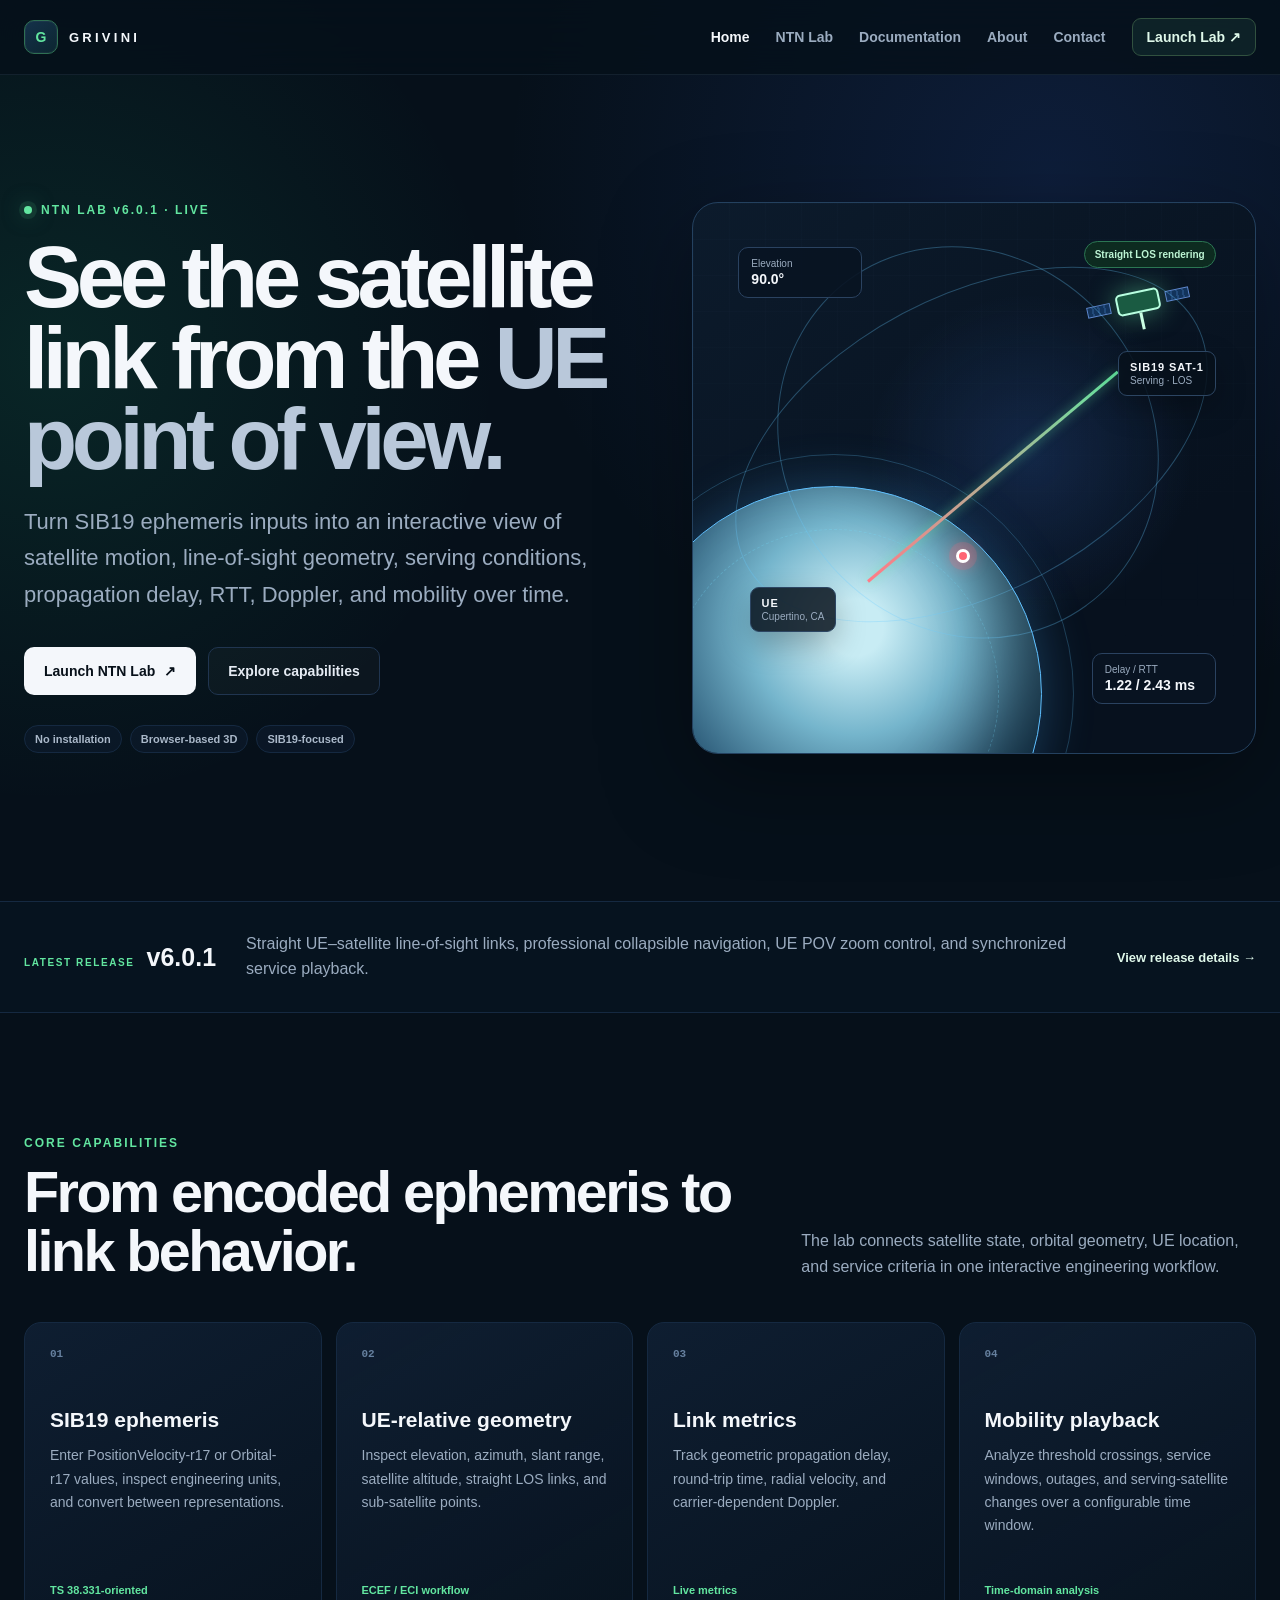
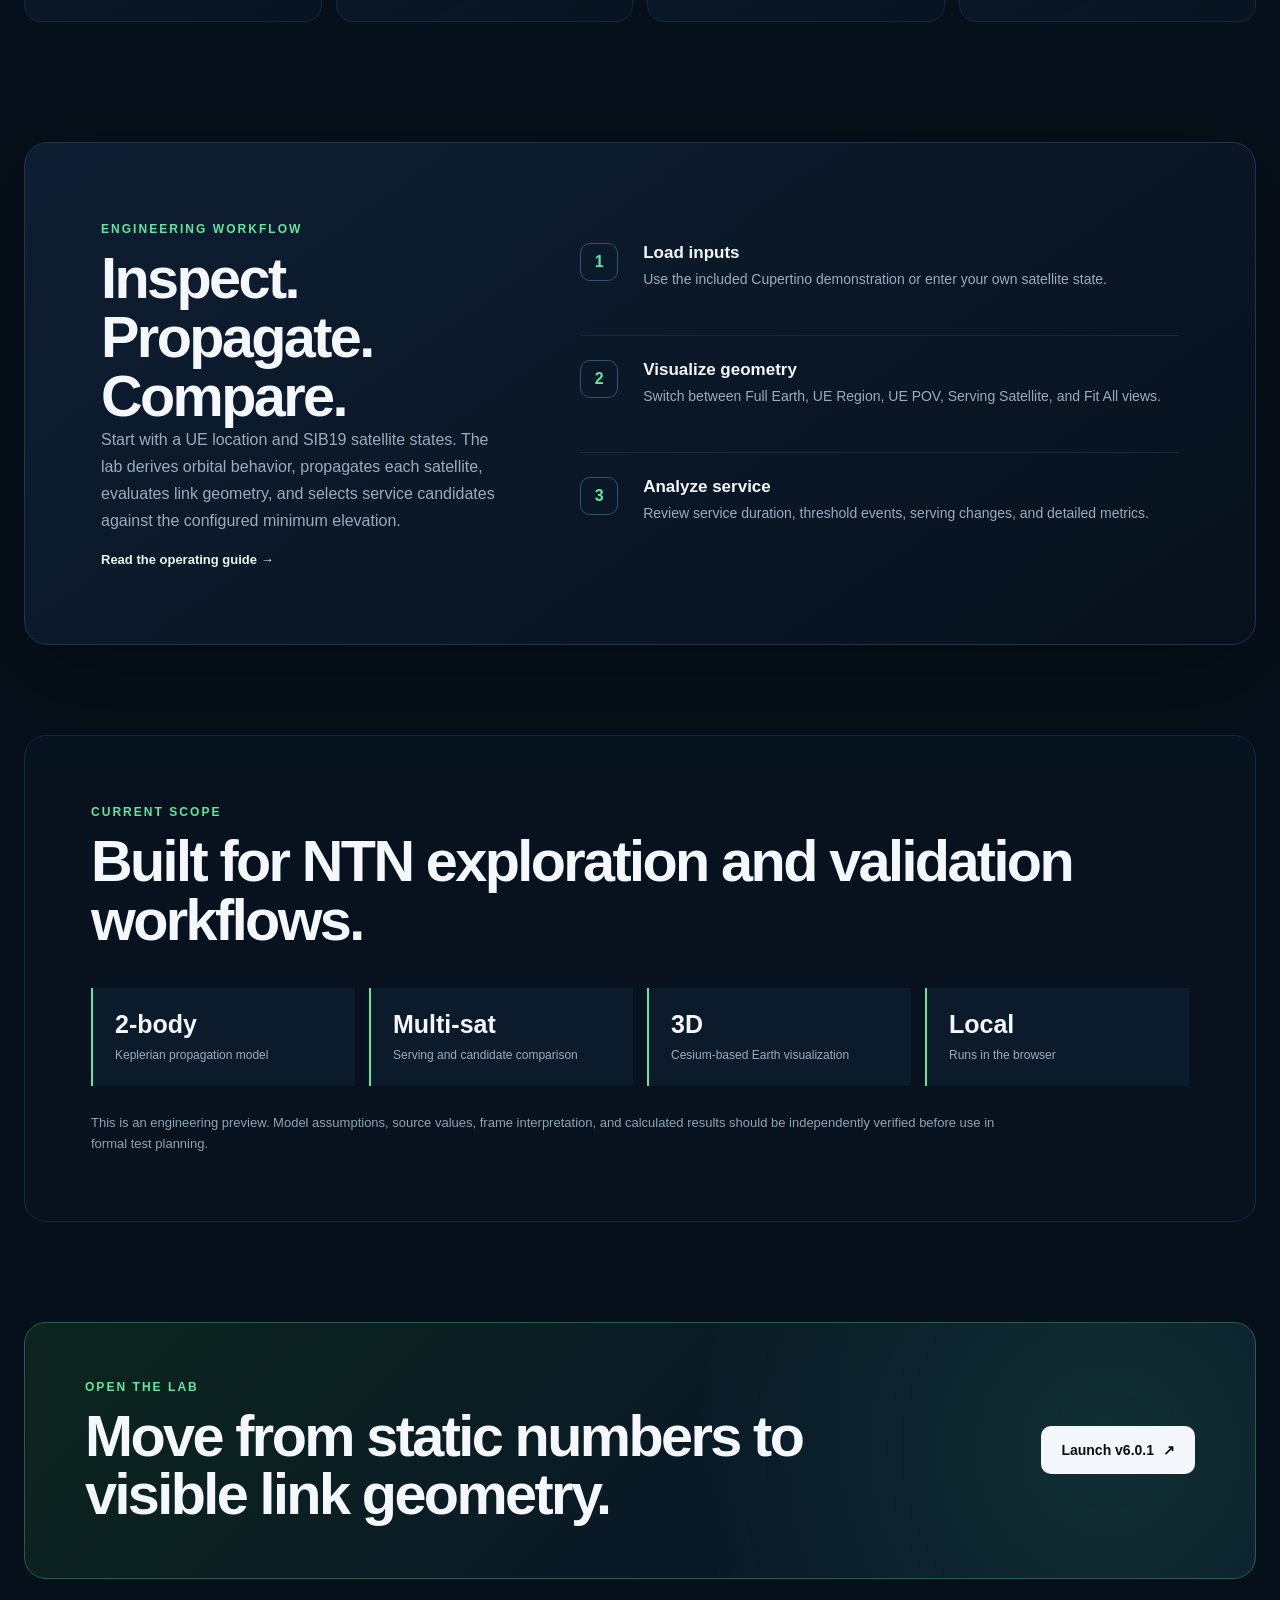
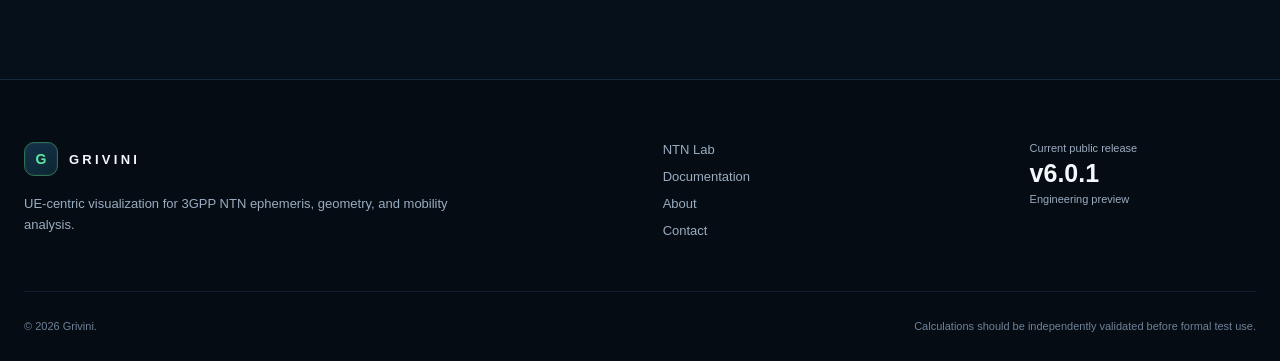
<file: index.html>
<!doctype html>
<html lang="en">
<head>
  <meta charset="utf-8">
  <meta name="viewport" content="width=device-width,initial-scale=1">
  <meta name="description" content="Grivini NTN Lab visualizes 3GPP SIB19 ephemeris, UE-relative satellite geometry, service windows, mobility, delay, RTT, and Doppler.">
  <meta name="theme-color" content="#07101c">
  <meta property="og:title" content="Grivini | NTN Engineering Visualization">
  <meta property="og:description" content="Grivini NTN Lab visualizes 3GPP SIB19 ephemeris, UE-relative satellite geometry, service windows, mobility, delay, RTT, and Doppler.">
  <meta property="og:type" content="website">
  <title>Grivini | NTN Engineering Visualization</title>
  <link rel="icon" href="/assets/favicon.svg" type="image/svg+xml">
  <link rel="stylesheet" href="/assets/styles.css?v=6.0.1">
  <script src="/assets/site.js?v=6.0.1" defer></script>
</head>
<body data-page="home">
<a class="skip-link" href="#main-content">Skip to content</a>

<header class="site-header">
  <div class="nav-shell">
    <a class="brand" href="/" aria-label="Grivini home">
      <span class="brand-mark" aria-hidden="true">G</span>
      <span class="brand-word">GRIVINI</span>
    </a>
    <button class="menu-button" type="button" aria-expanded="false" aria-controls="site-menu" aria-label="Open navigation">
      <span></span><span></span><span></span>
    </button>
    <nav id="site-menu" class="site-menu" aria-label="Primary navigation">
      <a data-nav="home" href="/">Home</a>
      <a data-nav="lab" href="/labs/">NTN Lab</a>
      <a data-nav="docs" href="/docs/">Documentation</a>
      <a data-nav="about" href="/about/">About</a>
      <a data-nav="contact" href="/contact/">Contact</a>
      <a class="nav-launch" href="/labs/app/">Launch Lab <span aria-hidden="true">↗</span></a>
    </nav>
  </div>
</header>

<main id="main-content">
  <section class="hero section-shell">
    <div class="hero-copy">
      <div class="eyebrow"><span class="live-dot"></span> NTN LAB v6.0.1 · LIVE</div>
      <h1>See the satellite link from the <span>UE point of view.</span></h1>
      <p class="hero-lead">Turn SIB19 ephemeris inputs into an interactive view of satellite motion, line-of-sight geometry, serving conditions, propagation delay, RTT, Doppler, and mobility over time.</p>
      <div class="hero-actions">
        <a class="button primary" href="/labs/app/">Launch NTN Lab <span aria-hidden="true">↗</span></a>
        <a class="button secondary" href="/labs/">Explore capabilities</a>
      </div>
      <div class="hero-proof" aria-label="Product highlights">
        <span>No installation</span>
        <span>Browser-based 3D</span>
        <span>SIB19-focused</span>
      </div>
    </div>
    <div class="hero-visual" aria-label="Stylized UE-to-satellite line-of-sight visualization">
      <div class="visual-grid"></div>
      <div class="earth"><div class="earth-glow"></div><span class="ue-node"></span></div>
      <div class="los-line"></div>
      <div class="satellite-node"><span></span><span></span><span></span></div>
      <div class="orbit orbit-one"></div>
      <div class="orbit orbit-two"></div>
      <div class="visual-label label-ue"><b>UE</b><span>Cupertino, CA</span></div>
      <div class="visual-label label-sat"><b>SIB19 SAT-1</b><span>Serving · LOS</span></div>
      <div class="metric-chip chip-elevation"><small>Elevation</small><strong>90.0°</strong></div>
      <div class="metric-chip chip-delay"><small>Delay / RTT</small><strong>1.22 / 2.43 ms</strong></div>
      <div class="release-chip">Straight LOS rendering</div>
    </div>
  </section>

  <section class="release-strip">
    <div class="section-shell release-strip-inner">
      <div><span class="release-label">LATEST RELEASE</span><strong>v6.0.1</strong></div>
      <p>Straight UE–satellite line-of-sight links, professional collapsible navigation, UE POV zoom control, and synchronized service playback.</p>
      <a href="/labs/#release">View release details <span aria-hidden="true">→</span></a>
    </div>
  </section>

  <section class="section-shell content-section">
    <div class="section-heading">
      <div><span class="kicker">CORE CAPABILITIES</span><h2>From encoded ephemeris to link behavior.</h2></div>
      <p>The lab connects satellite state, orbital geometry, UE location, and service criteria in one interactive engineering workflow.</p>
    </div>
    <div class="feature-grid">
      <article class="feature-card"><span class="feature-number">01</span><h3>SIB19 ephemeris</h3><p>Enter PositionVelocity-r17 or Orbital-r17 values, inspect engineering units, and convert between representations.</p><span class="feature-tag">TS 38.331-oriented</span></article>
      <article class="feature-card"><span class="feature-number">02</span><h3>UE-relative geometry</h3><p>Inspect elevation, azimuth, slant range, satellite altitude, straight LOS links, and sub-satellite points.</p><span class="feature-tag">ECEF / ECI workflow</span></article>
      <article class="feature-card"><span class="feature-number">03</span><h3>Link metrics</h3><p>Track geometric propagation delay, round-trip time, radial velocity, and carrier-dependent Doppler.</p><span class="feature-tag">Live metrics</span></article>
      <article class="feature-card"><span class="feature-number">04</span><h3>Mobility playback</h3><p>Analyze threshold crossings, service windows, outages, and serving-satellite changes over a configurable time window.</p><span class="feature-tag">Time-domain analysis</span></article>
    </div>
  </section>

  <section class="section-shell workflow-section">
    <div class="workflow-copy">
      <span class="kicker">ENGINEERING WORKFLOW</span>
      <h2>Inspect. Propagate. Compare.</h2>
      <p>Start with a UE location and SIB19 satellite states. The lab derives orbital behavior, propagates each satellite, evaluates link geometry, and selects service candidates against the configured minimum elevation.</p>
      <a class="text-link" href="/docs/">Read the operating guide <span aria-hidden="true">→</span></a>
    </div>
    <ol class="workflow-list">
      <li><span>1</span><div><strong>Load inputs</strong><p>Use the included Cupertino demonstration or enter your own satellite state.</p></div></li>
      <li><span>2</span><div><strong>Visualize geometry</strong><p>Switch between Full Earth, UE Region, UE POV, Serving Satellite, and Fit All views.</p></div></li>
      <li><span>3</span><div><strong>Analyze service</strong><p>Review service duration, threshold events, serving changes, and detailed metrics.</p></div></li>
    </ol>
  </section>

  <section class="section-shell scope-panel">
    <div><span class="kicker">CURRENT SCOPE</span><h2>Built for NTN exploration and validation workflows.</h2></div>
    <div class="scope-grid">
      <div><strong>2-body</strong><span>Keplerian propagation model</span></div>
      <div><strong>Multi-sat</strong><span>Serving and candidate comparison</span></div>
      <div><strong>3D</strong><span>Cesium-based Earth visualization</span></div>
      <div><strong>Local</strong><span>Runs in the browser</span></div>
    </div>
    <p class="scope-note">This is an engineering preview. Model assumptions, source values, frame interpretation, and calculated results should be independently verified before use in formal test planning.</p>
  </section>

  <section class="section-shell final-cta">
    <div><span class="kicker">OPEN THE LAB</span><h2>Move from static numbers to visible link geometry.</h2></div>
    <a class="button primary" href="/labs/app/">Launch v6.0.1 <span aria-hidden="true">↗</span></a>
  </section>
</main>

<footer class="site-footer">
  <div class="footer-grid">
    <div>
      <a class="brand footer-brand" href="/" aria-label="Grivini home">
        <span class="brand-mark" aria-hidden="true">G</span>
        <span class="brand-word">GRIVINI</span>
      </a>
      <p>UE-centric visualization for 3GPP NTN ephemeris, geometry, and mobility analysis.</p>
    </div>
    <div class="footer-links">
      <a href="/labs/">NTN Lab</a>
      <a href="/docs/">Documentation</a>
      <a href="/about/">About</a>
      <a href="/contact/">Contact</a>
    </div>
    <div class="footer-release">
      <span>Current public release</span>
      <strong>v6.0.1</strong>
      <small>Engineering preview</small>
    </div>
  </div>
  <div class="footer-bottom">
    <span>© 2026 Grivini.</span>
    <span>Calculations should be independently validated before formal test use.</span>
  </div>
</footer>
</body></html>
</file>
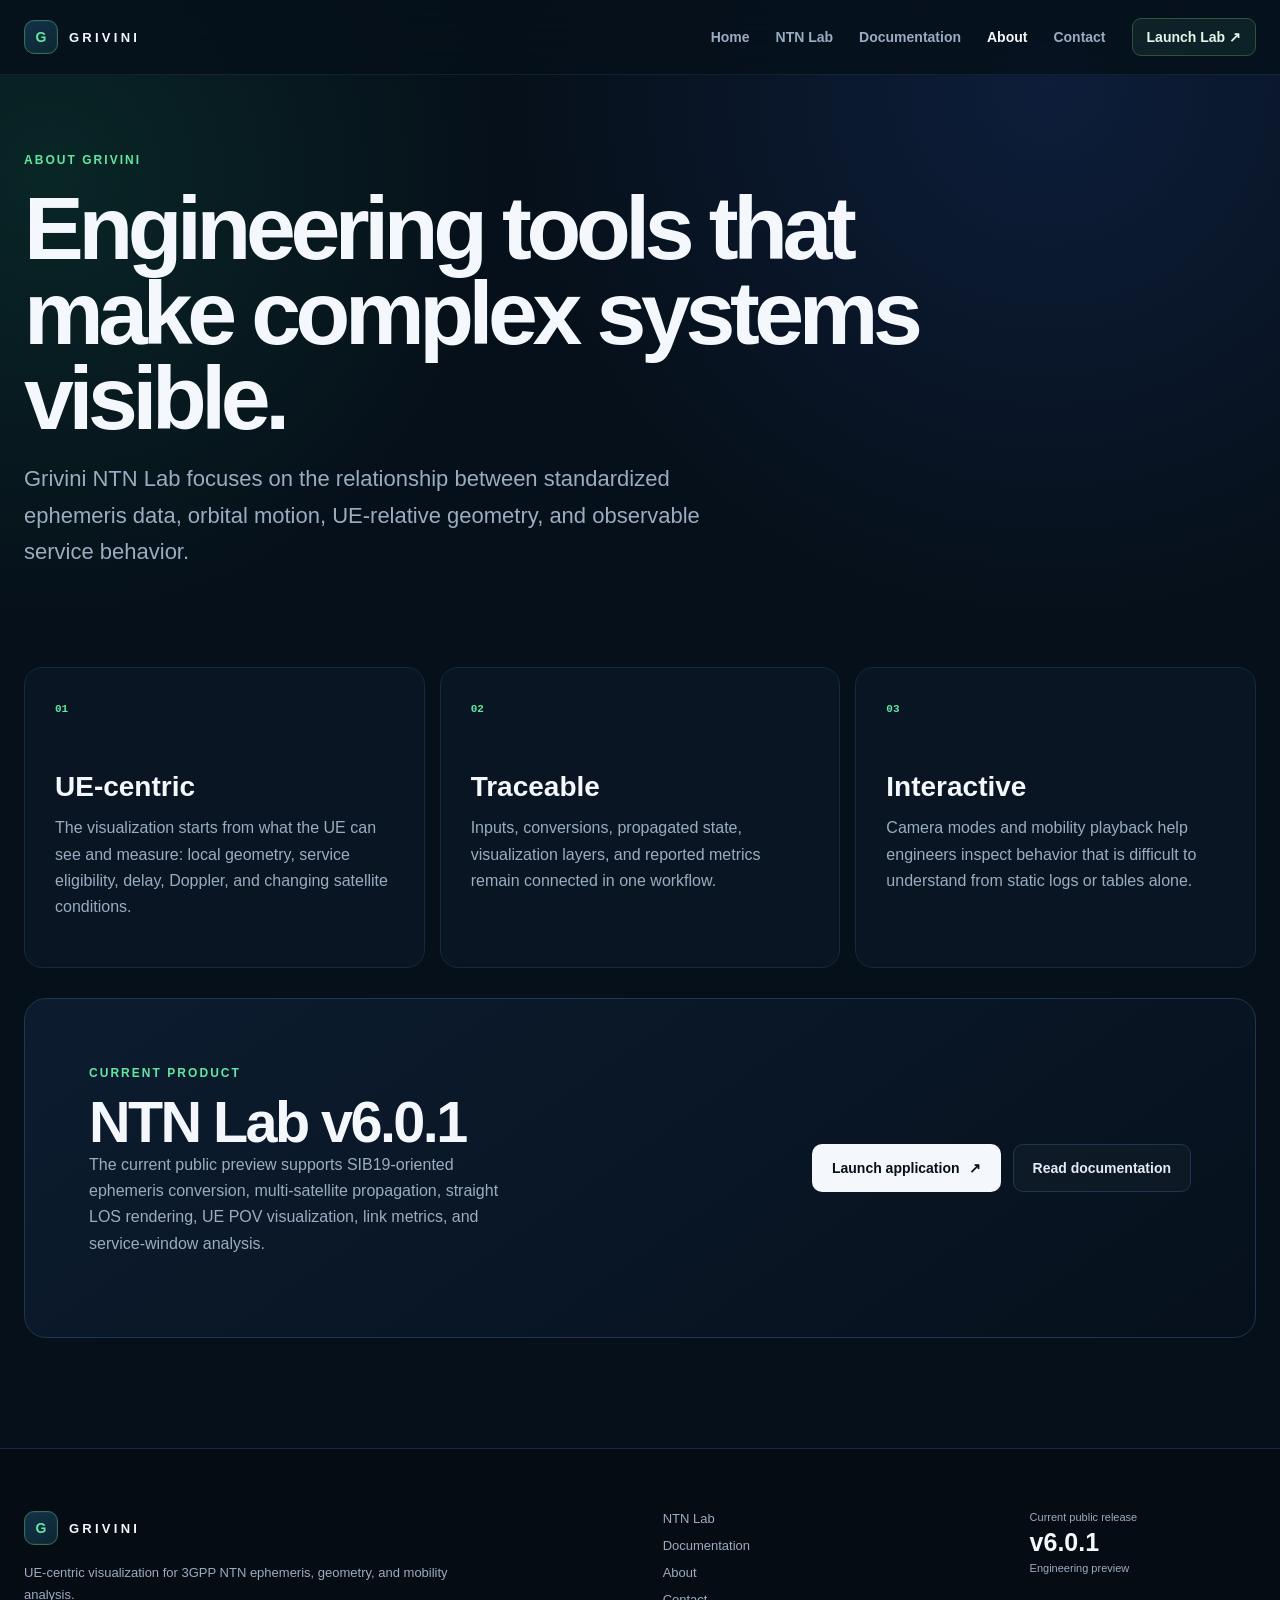
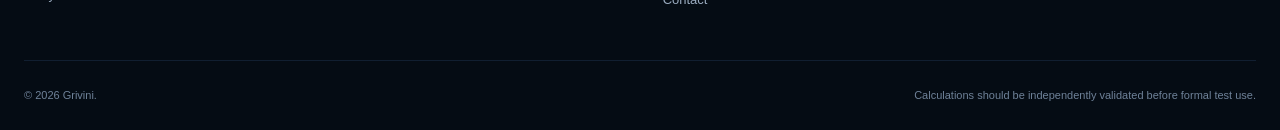
<file: about/index.html>
<!doctype html>
<html lang="en">
<head>
  <meta charset="utf-8">
  <meta name="viewport" content="width=device-width,initial-scale=1">
  <meta name="description" content="About Grivini and its UE-centric approach to 3GPP NTN engineering visualization.">
  <meta name="theme-color" content="#07101c">
  <meta property="og:title" content="About | Grivini">
  <meta property="og:description" content="About Grivini and its UE-centric approach to 3GPP NTN engineering visualization.">
  <meta property="og:type" content="website">
  <title>About | Grivini</title>
  <link rel="icon" href="/assets/favicon.svg" type="image/svg+xml">
  <link rel="stylesheet" href="/assets/styles.css?v=6.0.1">
  <script src="/assets/site.js?v=6.0.1" defer></script>
</head>
<body data-page="about">
<a class="skip-link" href="#main-content">Skip to content</a>

<header class="site-header">
  <div class="nav-shell">
    <a class="brand" href="/" aria-label="Grivini home">
      <span class="brand-mark" aria-hidden="true">G</span>
      <span class="brand-word">GRIVINI</span>
    </a>
    <button class="menu-button" type="button" aria-expanded="false" aria-controls="site-menu" aria-label="Open navigation">
      <span></span><span></span><span></span>
    </button>
    <nav id="site-menu" class="site-menu" aria-label="Primary navigation">
      <a data-nav="home" href="/">Home</a>
      <a data-nav="lab" href="/labs/">NTN Lab</a>
      <a data-nav="docs" href="/docs/">Documentation</a>
      <a data-nav="about" href="/about/">About</a>
      <a data-nav="contact" href="/contact/">Contact</a>
      <a class="nav-launch" href="/labs/app/">Launch Lab <span aria-hidden="true">↗</span></a>
    </nav>
  </div>
</header>

<main id="main-content">
  <section class="subhero section-shell about-subhero">
    <div><span class="kicker">ABOUT GRIVINI</span><h1>Engineering tools that make complex systems visible.</h1><p class="subhero-lead">Grivini NTN Lab focuses on the relationship between standardized ephemeris data, orbital motion, UE-relative geometry, and observable service behavior.</p></div>
  </section>
  <section class="section-shell principles-grid">
    <article><span>01</span><h2>UE-centric</h2><p>The visualization starts from what the UE can see and measure: local geometry, service eligibility, delay, Doppler, and changing satellite conditions.</p></article>
    <article><span>02</span><h2>Traceable</h2><p>Inputs, conversions, propagated state, visualization layers, and reported metrics remain connected in one workflow.</p></article>
    <article><span>03</span><h2>Interactive</h2><p>Camera modes and mobility playback help engineers inspect behavior that is difficult to understand from static logs or tables alone.</p></article>
  </section>
  <section class="section-shell split-panel about-panel"><div><span class="kicker">CURRENT PRODUCT</span><h2>NTN Lab v6.0.1</h2><p>The current public preview supports SIB19-oriented ephemeris conversion, multi-satellite propagation, straight LOS rendering, UE POV visualization, link metrics, and service-window analysis.</p></div><div class="about-actions"><a class="button primary" href="/labs/app/">Launch application <span aria-hidden="true">↗</span></a><a class="button secondary" href="/docs/">Read documentation</a></div></section>
</main>

<footer class="site-footer">
  <div class="footer-grid">
    <div>
      <a class="brand footer-brand" href="/" aria-label="Grivini home">
        <span class="brand-mark" aria-hidden="true">G</span>
        <span class="brand-word">GRIVINI</span>
      </a>
      <p>UE-centric visualization for 3GPP NTN ephemeris, geometry, and mobility analysis.</p>
    </div>
    <div class="footer-links">
      <a href="/labs/">NTN Lab</a>
      <a href="/docs/">Documentation</a>
      <a href="/about/">About</a>
      <a href="/contact/">Contact</a>
    </div>
    <div class="footer-release">
      <span>Current public release</span>
      <strong>v6.0.1</strong>
      <small>Engineering preview</small>
    </div>
  </div>
  <div class="footer-bottom">
    <span>© 2026 Grivini.</span>
    <span>Calculations should be independently validated before formal test use.</span>
  </div>
</footer>
</body></html>
</file>
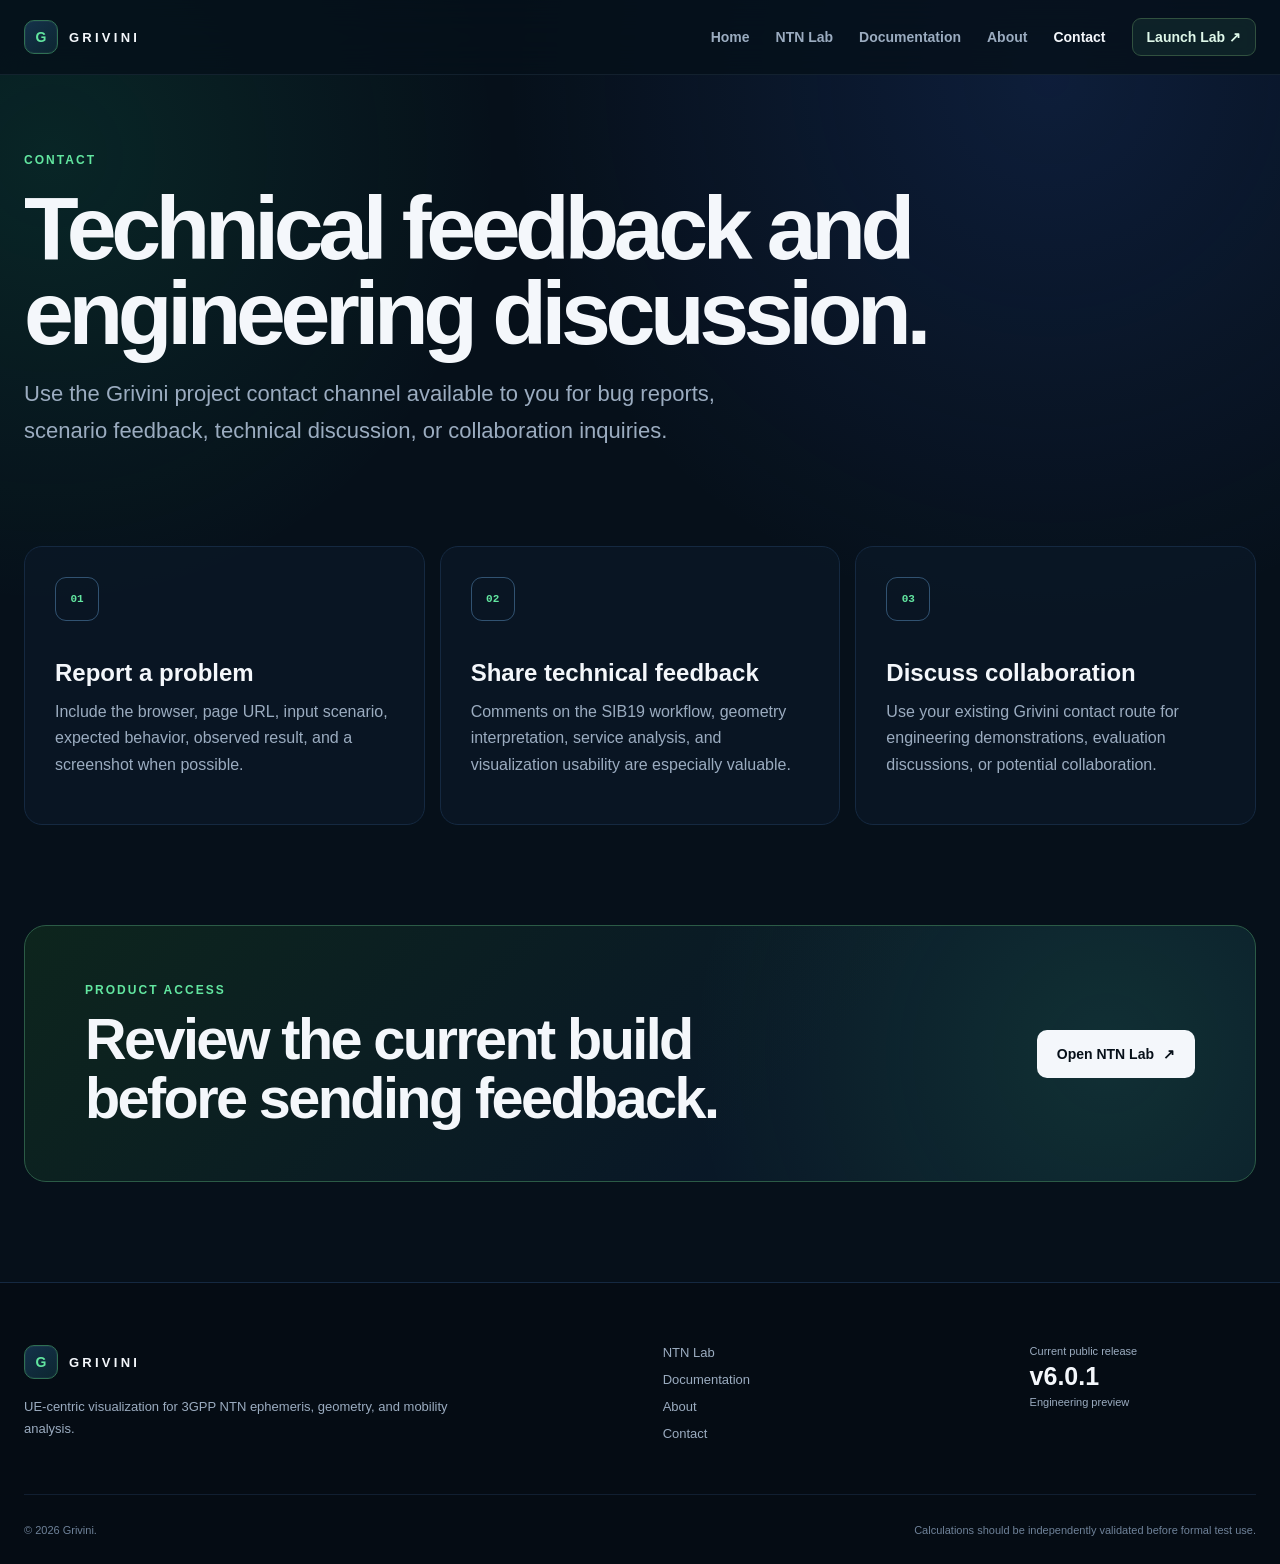
<file: contact/index.html>
<!doctype html>
<html lang="en">
<head>
  <meta charset="utf-8">
  <meta name="viewport" content="width=device-width,initial-scale=1">
  <meta name="description" content="Contact Grivini about NTN Lab technical feedback, engineering discussion, or collaboration.">
  <meta name="theme-color" content="#07101c">
  <meta property="og:title" content="Contact | Grivini">
  <meta property="og:description" content="Contact Grivini about NTN Lab technical feedback, engineering discussion, or collaboration.">
  <meta property="og:type" content="website">
  <title>Contact | Grivini</title>
  <link rel="icon" href="/assets/favicon.svg" type="image/svg+xml">
  <link rel="stylesheet" href="/assets/styles.css?v=6.0.1">
  <script src="/assets/site.js?v=6.0.1" defer></script>
</head>
<body data-page="contact">
<a class="skip-link" href="#main-content">Skip to content</a>

<header class="site-header">
  <div class="nav-shell">
    <a class="brand" href="/" aria-label="Grivini home">
      <span class="brand-mark" aria-hidden="true">G</span>
      <span class="brand-word">GRIVINI</span>
    </a>
    <button class="menu-button" type="button" aria-expanded="false" aria-controls="site-menu" aria-label="Open navigation">
      <span></span><span></span><span></span>
    </button>
    <nav id="site-menu" class="site-menu" aria-label="Primary navigation">
      <a data-nav="home" href="/">Home</a>
      <a data-nav="lab" href="/labs/">NTN Lab</a>
      <a data-nav="docs" href="/docs/">Documentation</a>
      <a data-nav="about" href="/about/">About</a>
      <a data-nav="contact" href="/contact/">Contact</a>
      <a class="nav-launch" href="/labs/app/">Launch Lab <span aria-hidden="true">↗</span></a>
    </nav>
  </div>
</header>

<main id="main-content">
  <section class="subhero section-shell contact-subhero">
    <div><span class="kicker">CONTACT</span><h1>Technical feedback and engineering discussion.</h1><p class="subhero-lead">Use the Grivini project contact channel available to you for bug reports, scenario feedback, technical discussion, or collaboration inquiries.</p></div>
  </section>
  <section class="section-shell contact-grid">
    <article><span class="contact-icon">01</span><h2>Report a problem</h2><p>Include the browser, page URL, input scenario, expected behavior, observed result, and a screenshot when possible.</p></article>
    <article><span class="contact-icon">02</span><h2>Share technical feedback</h2><p>Comments on the SIB19 workflow, geometry interpretation, service analysis, and visualization usability are especially valuable.</p></article>
    <article><span class="contact-icon">03</span><h2>Discuss collaboration</h2><p>Use your existing Grivini contact route for engineering demonstrations, evaluation discussions, or potential collaboration.</p></article>
  </section>
  <section class="section-shell final-cta"><div><span class="kicker">PRODUCT ACCESS</span><h2>Review the current build before sending feedback.</h2></div><a class="button primary" href="/labs/app/">Open NTN Lab <span aria-hidden="true">↗</span></a></section>
</main>

<footer class="site-footer">
  <div class="footer-grid">
    <div>
      <a class="brand footer-brand" href="/" aria-label="Grivini home">
        <span class="brand-mark" aria-hidden="true">G</span>
        <span class="brand-word">GRIVINI</span>
      </a>
      <p>UE-centric visualization for 3GPP NTN ephemeris, geometry, and mobility analysis.</p>
    </div>
    <div class="footer-links">
      <a href="/labs/">NTN Lab</a>
      <a href="/docs/">Documentation</a>
      <a href="/about/">About</a>
      <a href="/contact/">Contact</a>
    </div>
    <div class="footer-release">
      <span>Current public release</span>
      <strong>v6.0.1</strong>
      <small>Engineering preview</small>
    </div>
  </div>
  <div class="footer-bottom">
    <span>© 2026 Grivini.</span>
    <span>Calculations should be independently validated before formal test use.</span>
  </div>
</footer>
</body></html>
</file>
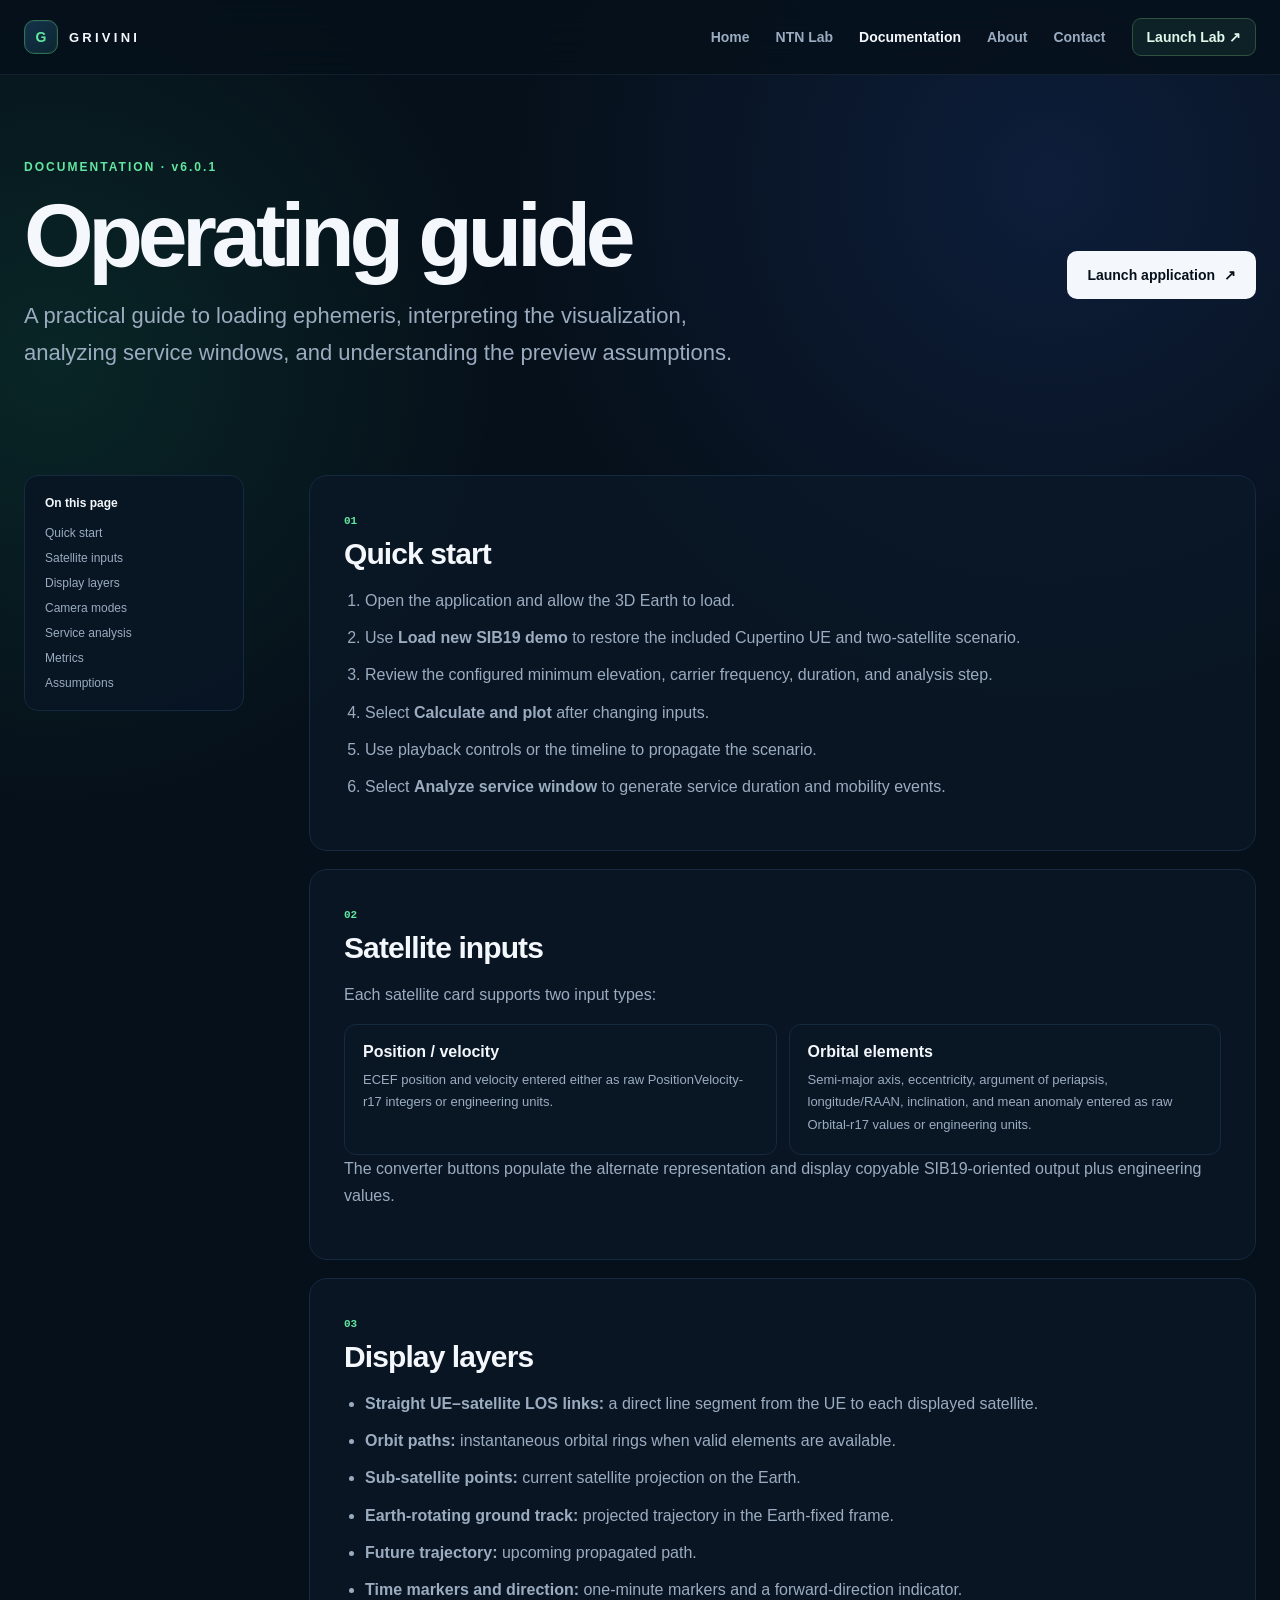
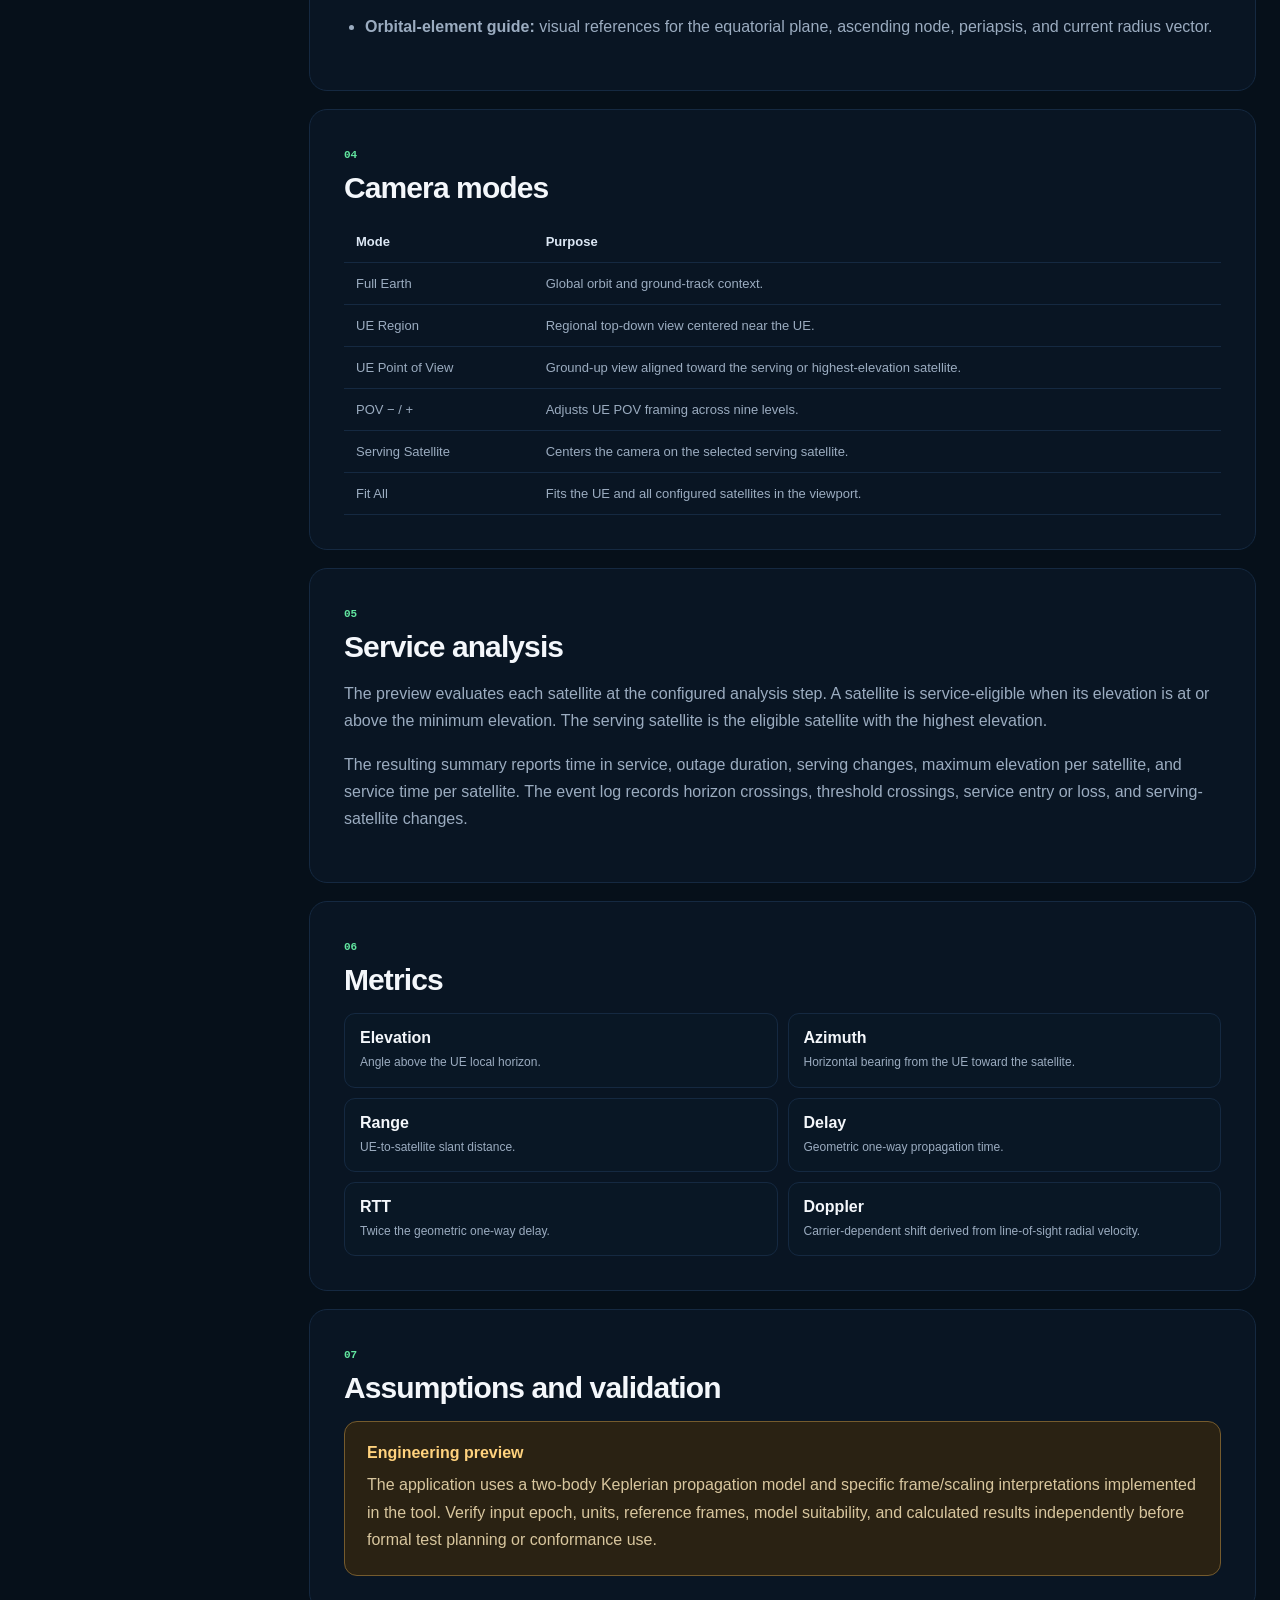
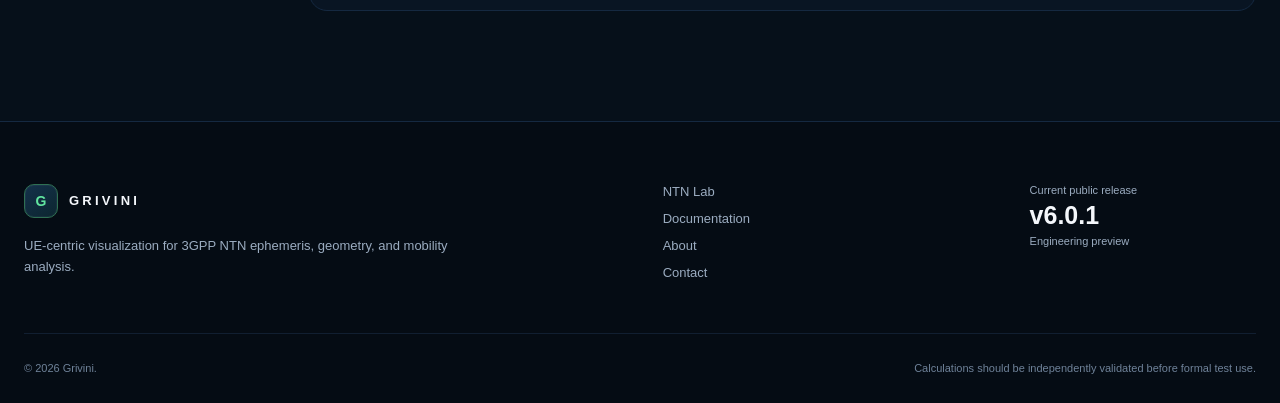
<file: docs/index.html>
<!doctype html>
<html lang="en">
<head>
  <meta charset="utf-8">
  <meta name="viewport" content="width=device-width,initial-scale=1">
  <meta name="description" content="Operating guide for Grivini NTN Lab v6.0.1, including SIB19 inputs, camera modes, visualization layers, service analysis, and model assumptions.">
  <meta name="theme-color" content="#07101c">
  <meta property="og:title" content="Documentation | Grivini NTN Lab">
  <meta property="og:description" content="Operating guide for Grivini NTN Lab v6.0.1, including SIB19 inputs, camera modes, visualization layers, service analysis, and model assumptions.">
  <meta property="og:type" content="website">
  <title>Documentation | Grivini NTN Lab</title>
  <link rel="icon" href="/assets/favicon.svg" type="image/svg+xml">
  <link rel="stylesheet" href="/assets/styles.css?v=6.0.1">
  <script src="/assets/site.js?v=6.0.1" defer></script>
</head>
<body data-page="docs">
<a class="skip-link" href="#main-content">Skip to content</a>

<header class="site-header">
  <div class="nav-shell">
    <a class="brand" href="/" aria-label="Grivini home">
      <span class="brand-mark" aria-hidden="true">G</span>
      <span class="brand-word">GRIVINI</span>
    </a>
    <button class="menu-button" type="button" aria-expanded="false" aria-controls="site-menu" aria-label="Open navigation">
      <span></span><span></span><span></span>
    </button>
    <nav id="site-menu" class="site-menu" aria-label="Primary navigation">
      <a data-nav="home" href="/">Home</a>
      <a data-nav="lab" href="/labs/">NTN Lab</a>
      <a data-nav="docs" href="/docs/">Documentation</a>
      <a data-nav="about" href="/about/">About</a>
      <a data-nav="contact" href="/contact/">Contact</a>
      <a class="nav-launch" href="/labs/app/">Launch Lab <span aria-hidden="true">↗</span></a>
    </nav>
  </div>
</header>

<main id="main-content">
  <section class="subhero section-shell docs-subhero">
    <div><span class="kicker">DOCUMENTATION · v6.0.1</span><h1>Operating guide</h1><p class="subhero-lead">A practical guide to loading ephemeris, interpreting the visualization, analyzing service windows, and understanding the preview assumptions.</p></div>
    <a class="button primary" href="/labs/app/">Launch application <span aria-hidden="true">↗</span></a>
  </section>

  <div class="section-shell docs-layout">
    <aside class="docs-nav" aria-label="Documentation sections">
      <strong>On this page</strong>
      <a href="#quick-start">Quick start</a>
      <a href="#inputs">Satellite inputs</a>
      <a href="#display">Display layers</a>
      <a href="#cameras">Camera modes</a>
      <a href="#service">Service analysis</a>
      <a href="#metrics">Metrics</a>
      <a href="#assumptions">Assumptions</a>
    </aside>
    <article class="docs-content">
      <section id="quick-start"><span class="doc-step">01</span><h2>Quick start</h2><ol><li>Open the application and allow the 3D Earth to load.</li><li>Use <strong>Load new SIB19 demo</strong> to restore the included Cupertino UE and two-satellite scenario.</li><li>Review the configured minimum elevation, carrier frequency, duration, and analysis step.</li><li>Select <strong>Calculate and plot</strong> after changing inputs.</li><li>Use playback controls or the timeline to propagate the scenario.</li><li>Select <strong>Analyze service window</strong> to generate service duration and mobility events.</li></ol></section>
      <section id="inputs"><span class="doc-step">02</span><h2>Satellite inputs</h2><p>Each satellite card supports two input types:</p><div class="doc-callouts"><div><strong>Position / velocity</strong><p>ECEF position and velocity entered either as raw PositionVelocity-r17 integers or engineering units.</p></div><div><strong>Orbital elements</strong><p>Semi-major axis, eccentricity, argument of periapsis, longitude/RAAN, inclination, and mean anomaly entered as raw Orbital-r17 values or engineering units.</p></div></div><p>The converter buttons populate the alternate representation and display copyable SIB19-oriented output plus engineering values.</p></section>
      <section id="display"><span class="doc-step">03</span><h2>Display layers</h2><ul><li><strong>Straight UE–satellite LOS links:</strong> a direct line segment from the UE to each displayed satellite.</li><li><strong>Orbit paths:</strong> instantaneous orbital rings when valid elements are available.</li><li><strong>Sub-satellite points:</strong> current satellite projection on the Earth.</li><li><strong>Earth-rotating ground track:</strong> projected trajectory in the Earth-fixed frame.</li><li><strong>Future trajectory:</strong> upcoming propagated path.</li><li><strong>Time markers and direction:</strong> one-minute markers and a forward-direction indicator.</li><li><strong>Orbital-element guide:</strong> visual references for the equatorial plane, ascending node, periapsis, and current radius vector.</li></ul></section>
      <section id="cameras"><span class="doc-step">04</span><h2>Camera modes</h2><div class="docs-table-wrap"><table><thead><tr><th>Mode</th><th>Purpose</th></tr></thead><tbody><tr><td>Full Earth</td><td>Global orbit and ground-track context.</td></tr><tr><td>UE Region</td><td>Regional top-down view centered near the UE.</td></tr><tr><td>UE Point of View</td><td>Ground-up view aligned toward the serving or highest-elevation satellite.</td></tr><tr><td>POV − / +</td><td>Adjusts UE POV framing across nine levels.</td></tr><tr><td>Serving Satellite</td><td>Centers the camera on the selected serving satellite.</td></tr><tr><td>Fit All</td><td>Fits the UE and all configured satellites in the viewport.</td></tr></tbody></table></div></section>
      <section id="service"><span class="doc-step">05</span><h2>Service analysis</h2><p>The preview evaluates each satellite at the configured analysis step. A satellite is service-eligible when its elevation is at or above the minimum elevation. The serving satellite is the eligible satellite with the highest elevation.</p><p>The resulting summary reports time in service, outage duration, serving changes, maximum elevation per satellite, and service time per satellite. The event log records horizon crossings, threshold crossings, service entry or loss, and serving-satellite changes.</p></section>
      <section id="metrics"><span class="doc-step">06</span><h2>Metrics</h2><div class="definition-grid"><div><strong>Elevation</strong><span>Angle above the UE local horizon.</span></div><div><strong>Azimuth</strong><span>Horizontal bearing from the UE toward the satellite.</span></div><div><strong>Range</strong><span>UE-to-satellite slant distance.</span></div><div><strong>Delay</strong><span>Geometric one-way propagation time.</span></div><div><strong>RTT</strong><span>Twice the geometric one-way delay.</span></div><div><strong>Doppler</strong><span>Carrier-dependent shift derived from line-of-sight radial velocity.</span></div></div></section>
      <section id="assumptions"><span class="doc-step">07</span><h2>Assumptions and validation</h2><div class="warning-card"><strong>Engineering preview</strong><p>The application uses a two-body Keplerian propagation model and specific frame/scaling interpretations implemented in the tool. Verify input epoch, units, reference frames, model suitability, and calculated results independently before formal test planning or conformance use.</p></div></section>
    </article>
  </div>
</main>

<footer class="site-footer">
  <div class="footer-grid">
    <div>
      <a class="brand footer-brand" href="/" aria-label="Grivini home">
        <span class="brand-mark" aria-hidden="true">G</span>
        <span class="brand-word">GRIVINI</span>
      </a>
      <p>UE-centric visualization for 3GPP NTN ephemeris, geometry, and mobility analysis.</p>
    </div>
    <div class="footer-links">
      <a href="/labs/">NTN Lab</a>
      <a href="/docs/">Documentation</a>
      <a href="/about/">About</a>
      <a href="/contact/">Contact</a>
    </div>
    <div class="footer-release">
      <span>Current public release</span>
      <strong>v6.0.1</strong>
      <small>Engineering preview</small>
    </div>
  </div>
  <div class="footer-bottom">
    <span>© 2026 Grivini.</span>
    <span>Calculations should be independently validated before formal test use.</span>
  </div>
</footer>
</body></html>
</file>
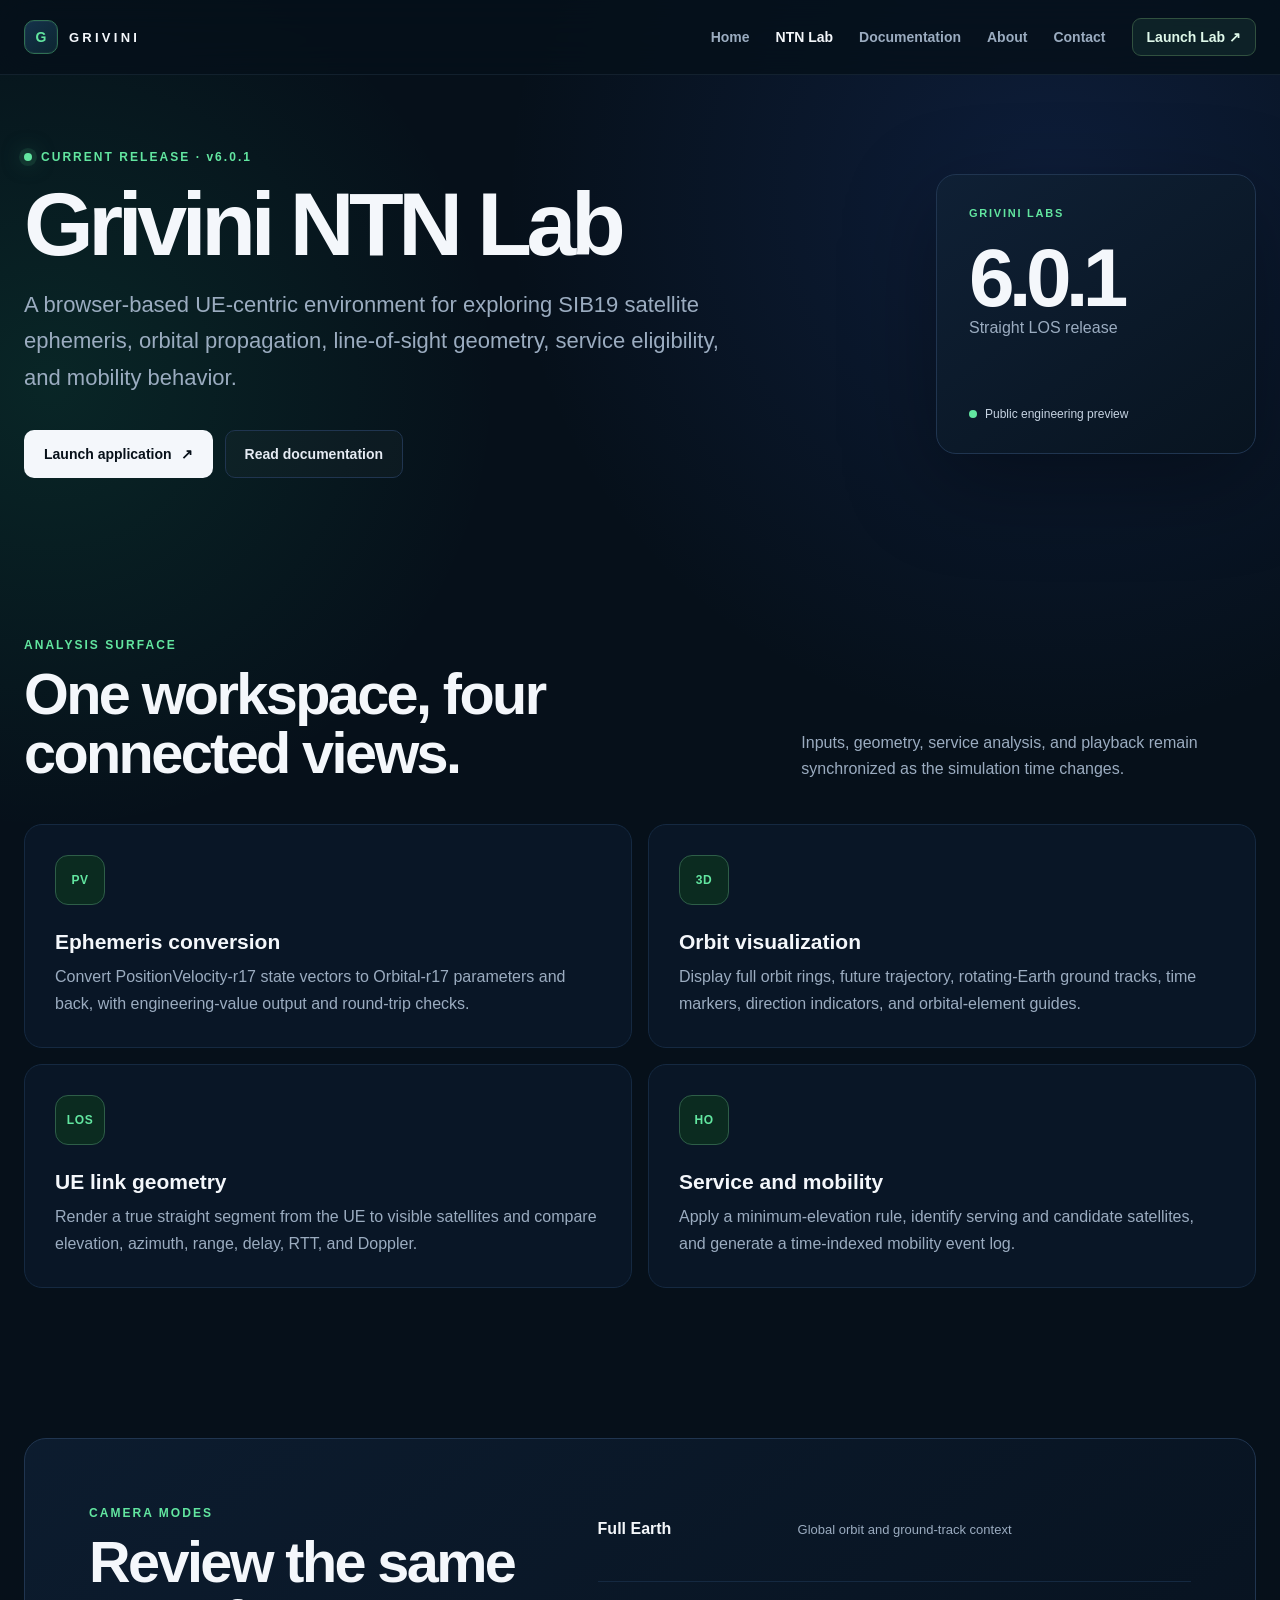
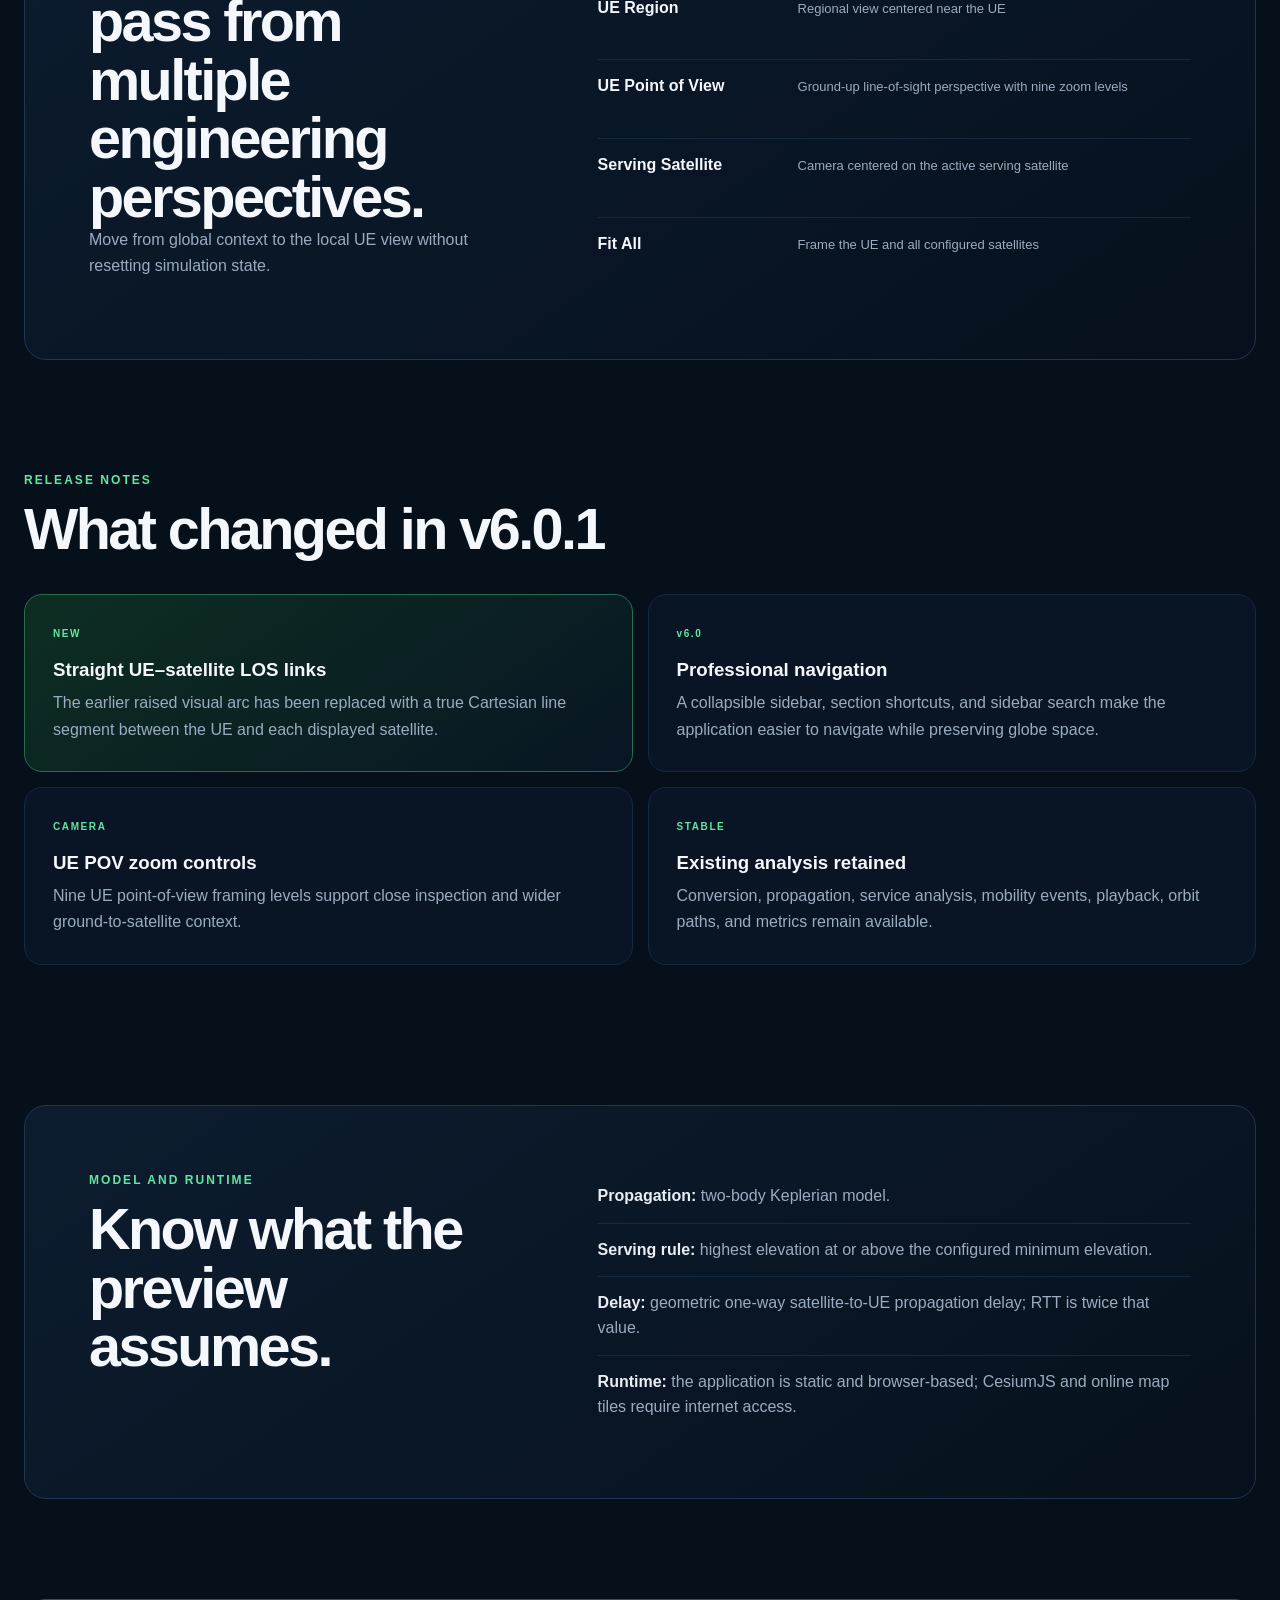
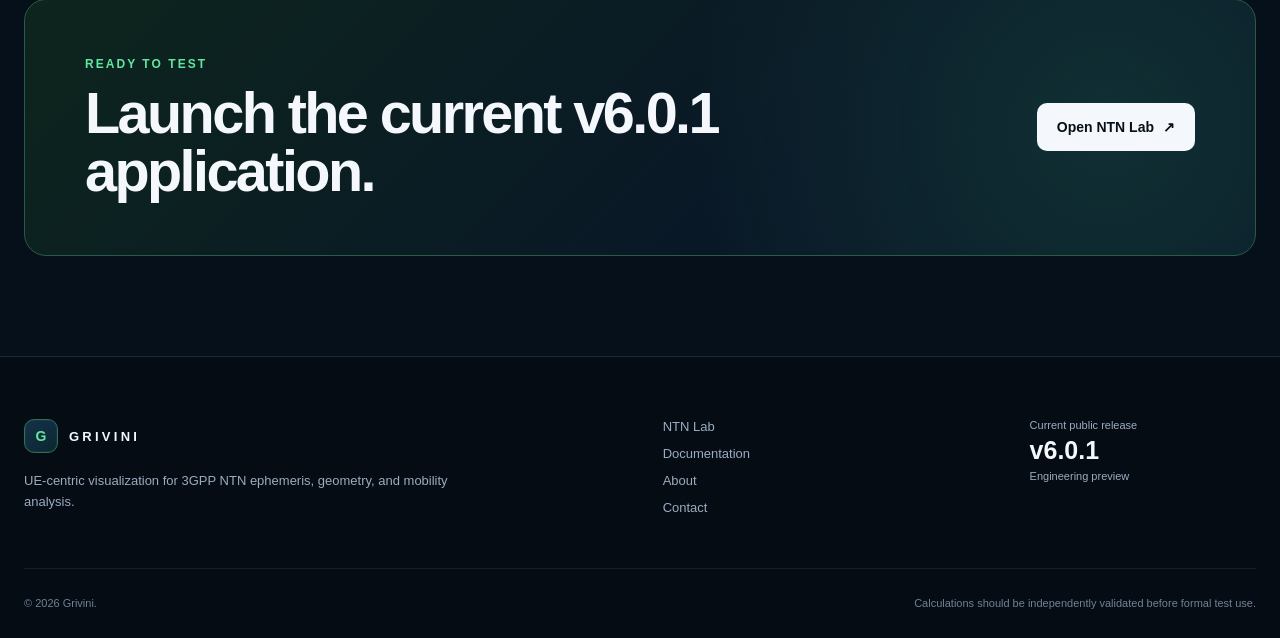
<file: labs/index.html>
<!doctype html>
<html lang="en">
<head>
  <meta charset="utf-8">
  <meta name="viewport" content="width=device-width,initial-scale=1">
  <meta name="description" content="Explore Grivini NTN Lab v6.0.1: SIB19 ephemeris conversion, straight LOS visualization, UE-centric geometry, service analysis, and mobility playback.">
  <meta name="theme-color" content="#07101c">
  <meta property="og:title" content="NTN Lab v6.0.1 | Grivini">
  <meta property="og:description" content="Explore Grivini NTN Lab v6.0.1: SIB19 ephemeris conversion, straight LOS visualization, UE-centric geometry, service analysis, and mobility playback.">
  <meta property="og:type" content="website">
  <title>NTN Lab v6.0.1 | Grivini</title>
  <link rel="icon" href="/assets/favicon.svg" type="image/svg+xml">
  <link rel="stylesheet" href="/assets/styles.css?v=6.0.1">
  <script src="/assets/site.js?v=6.0.1" defer></script>
</head>
<body data-page="lab">
<a class="skip-link" href="#main-content">Skip to content</a>

<header class="site-header">
  <div class="nav-shell">
    <a class="brand" href="/" aria-label="Grivini home">
      <span class="brand-mark" aria-hidden="true">G</span>
      <span class="brand-word">GRIVINI</span>
    </a>
    <button class="menu-button" type="button" aria-expanded="false" aria-controls="site-menu" aria-label="Open navigation">
      <span></span><span></span><span></span>
    </button>
    <nav id="site-menu" class="site-menu" aria-label="Primary navigation">
      <a data-nav="home" href="/">Home</a>
      <a data-nav="lab" href="/labs/">NTN Lab</a>
      <a data-nav="docs" href="/docs/">Documentation</a>
      <a data-nav="about" href="/about/">About</a>
      <a data-nav="contact" href="/contact/">Contact</a>
      <a class="nav-launch" href="/labs/app/">Launch Lab <span aria-hidden="true">↗</span></a>
    </nav>
  </div>
</header>

<main id="main-content">
  <section class="subhero section-shell lab-subhero">
    <div>
      <div class="eyebrow"><span class="live-dot"></span> CURRENT RELEASE · v6.0.1</div>
      <h1>Grivini NTN Lab</h1>
      <p class="subhero-lead">A browser-based UE-centric environment for exploring SIB19 satellite ephemeris, orbital propagation, line-of-sight geometry, service eligibility, and mobility behavior.</p>
      <div class="hero-actions"><a class="button primary" href="/labs/app/">Launch application <span aria-hidden="true">↗</span></a><a class="button secondary" href="/docs/">Read documentation</a></div>
    </div>
    <div class="version-panel">
      <span class="version-label">GRIVINI LABS</span>
      <strong>6.0.1</strong>
      <p>Straight LOS release</p>
      <div class="version-status"><span></span> Public engineering preview</div>
    </div>
  </section>

  <section class="section-shell content-section compact-top">
    <div class="section-heading"><div><span class="kicker">ANALYSIS SURFACE</span><h2>One workspace, four connected views.</h2></div><p>Inputs, geometry, service analysis, and playback remain synchronized as the simulation time changes.</p></div>
    <div class="module-grid">
      <article><div class="module-icon">PV</div><h3>Ephemeris conversion</h3><p>Convert PositionVelocity-r17 state vectors to Orbital-r17 parameters and back, with engineering-value output and round-trip checks.</p></article>
      <article><div class="module-icon">3D</div><h3>Orbit visualization</h3><p>Display full orbit rings, future trajectory, rotating-Earth ground tracks, time markers, direction indicators, and orbital-element guides.</p></article>
      <article><div class="module-icon">LOS</div><h3>UE link geometry</h3><p>Render a true straight segment from the UE to visible satellites and compare elevation, azimuth, range, delay, RTT, and Doppler.</p></article>
      <article><div class="module-icon">HO</div><h3>Service and mobility</h3><p>Apply a minimum-elevation rule, identify serving and candidate satellites, and generate a time-indexed mobility event log.</p></article>
    </div>
  </section>

  <section class="section-shell split-panel">
    <div>
      <span class="kicker">CAMERA MODES</span>
      <h2>Review the same pass from multiple engineering perspectives.</h2>
      <p>Move from global context to the local UE view without resetting simulation state.</p>
    </div>
    <div class="camera-list">
      <div><strong>Full Earth</strong><span>Global orbit and ground-track context</span></div>
      <div><strong>UE Region</strong><span>Regional view centered near the UE</span></div>
      <div><strong>UE Point of View</strong><span>Ground-up line-of-sight perspective with nine zoom levels</span></div>
      <div><strong>Serving Satellite</strong><span>Camera centered on the active serving satellite</span></div>
      <div><strong>Fit All</strong><span>Frame the UE and all configured satellites</span></div>
    </div>
  </section>

  <section id="release" class="section-shell release-panel">
    <div class="release-title"><span class="kicker">RELEASE NOTES</span><h2>What changed in v6.0.1</h2></div>
    <div class="release-notes-grid">
      <div class="release-note primary-note"><span>NEW</span><h3>Straight UE–satellite LOS links</h3><p>The earlier raised visual arc has been replaced with a true Cartesian line segment between the UE and each displayed satellite.</p></div>
      <div class="release-note"><span>v6.0</span><h3>Professional navigation</h3><p>A collapsible sidebar, section shortcuts, and sidebar search make the application easier to navigate while preserving globe space.</p></div>
      <div class="release-note"><span>CAMERA</span><h3>UE POV zoom controls</h3><p>Nine UE point-of-view framing levels support close inspection and wider ground-to-satellite context.</p></div>
      <div class="release-note"><span>STABLE</span><h3>Existing analysis retained</h3><p>Conversion, propagation, service analysis, mobility events, playback, orbit paths, and metrics remain available.</p></div>
    </div>
  </section>

  <section class="section-shell assumptions-panel">
    <div><span class="kicker">MODEL AND RUNTIME</span><h2>Know what the preview assumes.</h2></div>
    <div class="assumptions-list">
      <p><strong>Propagation:</strong> two-body Keplerian model.</p>
      <p><strong>Serving rule:</strong> highest elevation at or above the configured minimum elevation.</p>
      <p><strong>Delay:</strong> geometric one-way satellite-to-UE propagation delay; RTT is twice that value.</p>
      <p><strong>Runtime:</strong> the application is static and browser-based; CesiumJS and online map tiles require internet access.</p>
    </div>
  </section>

  <section class="section-shell final-cta">
    <div><span class="kicker">READY TO TEST</span><h2>Launch the current v6.0.1 application.</h2></div>
    <a class="button primary" href="/labs/app/">Open NTN Lab <span aria-hidden="true">↗</span></a>
  </section>
</main>

<footer class="site-footer">
  <div class="footer-grid">
    <div>
      <a class="brand footer-brand" href="/" aria-label="Grivini home">
        <span class="brand-mark" aria-hidden="true">G</span>
        <span class="brand-word">GRIVINI</span>
      </a>
      <p>UE-centric visualization for 3GPP NTN ephemeris, geometry, and mobility analysis.</p>
    </div>
    <div class="footer-links">
      <a href="/labs/">NTN Lab</a>
      <a href="/docs/">Documentation</a>
      <a href="/about/">About</a>
      <a href="/contact/">Contact</a>
    </div>
    <div class="footer-release">
      <span>Current public release</span>
      <strong>v6.0.1</strong>
      <small>Engineering preview</small>
    </div>
  </div>
  <div class="footer-bottom">
    <span>© 2026 Grivini.</span>
    <span>Calculations should be independently validated before formal test use.</span>
  </div>
</footer>
</body></html>
</file>
<file: assets/styles.css>
:root{
  --bg:#06101a;--bg-2:#081421;--surface:#0b1828;--surface-2:#0e1d30;--surface-3:#11233a;
  --line:#203550;--line-soft:#152941;--text:#f4f7fb;--muted:#9bacc0;--accent:#62e6a0;
  --accent-dark:#09261b;--blue:#77a7ff;--warning:#ffd27d;--shadow:0 28px 90px rgba(0,0,0,.34);
  --shell:min(1240px,calc(100% - 48px));
}
*{box-sizing:border-box}html{scroll-behavior:smooth;background:var(--bg)}body{margin:0;min-height:100vh;background:radial-gradient(circle at 82% 5%,rgba(53,99,224,.16),transparent 34rem),radial-gradient(circle at 4% 10%,rgba(32,215,139,.11),transparent 28rem),var(--bg);color:var(--text);font-family:Inter,-apple-system,BlinkMacSystemFont,"Segoe UI",sans-serif;-webkit-font-smoothing:antialiased}a{color:inherit}button,input,select{font:inherit}.skip-link{position:fixed;left:12px;top:-80px;z-index:9999;padding:10px 14px;background:#fff;color:#071019;border-radius:8px}.skip-link:focus{top:12px}.site-header{position:sticky;top:0;z-index:100;border-bottom:1px solid rgba(116,145,180,.13);background:rgba(6,16,26,.82);backdrop-filter:blur(18px)}.nav-shell{width:var(--shell);height:74px;margin:auto;display:flex;align-items:center;justify-content:space-between;gap:24px}.brand{display:inline-flex;align-items:center;gap:11px;text-decoration:none}.brand-mark{display:grid;place-items:center;width:34px;height:34px;border:1px solid #2f7053;border-radius:10px;background:linear-gradient(145deg,#14314a,#0c2630);box-shadow:inset 0 0 0 1px rgba(255,255,255,.04);color:var(--accent);font-size:14px;font-weight:900}.brand-word{font-size:13px;font-weight:900;letter-spacing:.25em}.site-menu{display:flex;align-items:center;gap:26px;color:var(--muted);font-size:14px;font-weight:650}.site-menu a{text-decoration:none;transition:.18s ease}.site-menu a:hover,.site-menu a[aria-current="page"]{color:var(--text)}.nav-launch{padding:10px 14px;border:1px solid #31513f;border-radius:9px;background:rgba(98,230,160,.08);color:#dff9ea!important}.menu-button{display:none;width:42px;height:42px;border:1px solid var(--line);border-radius:10px;background:var(--surface);padding:10px}.menu-button span{display:block;height:2px;margin:4px 0;background:#dce6f3;border-radius:2px}.section-shell{width:var(--shell);margin-inline:auto}.hero{min-height:calc(100vh - 74px);display:grid;grid-template-columns:minmax(0,1.03fr) minmax(460px,.97fr);align-items:center;gap:70px;padding-block:76px 96px}.eyebrow,.kicker{color:var(--accent);font-size:12px;font-weight:850;letter-spacing:.17em}.eyebrow{display:flex;align-items:center;gap:9px}.live-dot{width:8px;height:8px;border-radius:50%;background:var(--accent);box-shadow:0 0 0 5px rgba(98,230,160,.1),0 0 22px rgba(98,230,160,.55)}h1,h2,h3,p{margin-top:0}.hero h1{max-width:780px;margin:20px 0 24px;font-size:clamp(54px,6.8vw,96px);line-height:.93;letter-spacing:-.062em}.hero h1 span{color:#b9c8da}.hero-lead,.subhero-lead{max-width:720px;color:var(--muted);font-size:clamp(18px,2vw,22px);line-height:1.65}.hero-actions{display:flex;flex-wrap:wrap;gap:12px;margin-top:34px}.button{display:inline-flex;align-items:center;justify-content:center;gap:9px;min-height:48px;padding:0 19px;border:1px solid transparent;border-radius:10px;text-decoration:none;font-size:14px;font-weight:800;transition:transform .18s ease,background .18s ease,border-color .18s ease}.button:hover{transform:translateY(-2px)}.button.primary{background:var(--text);color:#071019}.button.primary:hover{background:#fff}.button.secondary{border-color:var(--line);background:rgba(255,255,255,.025);color:#e5ebf3}.button.secondary:hover{border-color:#3c5574;background:rgba(255,255,255,.05)}.hero-proof{display:flex;flex-wrap:wrap;gap:8px;margin-top:30px}.hero-proof span{padding:7px 10px;border:1px solid var(--line-soft);border-radius:999px;color:#aab8c9;background:rgba(13,29,48,.55);font-size:11px;font-weight:700}.hero-visual{position:relative;aspect-ratio:1.02;min-height:520px;overflow:hidden;border:1px solid #24415f;border-radius:26px;background:radial-gradient(circle at 60% 46%,rgba(53,102,194,.23),transparent 36%),linear-gradient(145deg,#0c1b2c,#07111e 70%);box-shadow:var(--shadow)}.visual-grid{position:absolute;inset:0;opacity:.2;background-image:linear-gradient(rgba(127,163,202,.12) 1px,transparent 1px),linear-gradient(90deg,rgba(127,163,202,.12) 1px,transparent 1px);background-size:36px 36px;mask-image:linear-gradient(to bottom,black,transparent 86%)}.earth{position:absolute;left:-12%;bottom:-27%;width:74%;aspect-ratio:1;border-radius:50%;border:1px solid #5ebfff;background:radial-gradient(circle at 55% 34%,#c8ecf4 0 8%,#75b5cc 30%,#1d4867 62%,#081628 76%);box-shadow:0 0 52px rgba(73,175,255,.28),inset -34px -34px 65px rgba(0,0,0,.4)}.earth:after{content:"";position:absolute;inset:10%;border:1px dashed rgba(116,221,255,.25);border-radius:50%;transform:rotate(-24deg)}.earth-glow{position:absolute;inset:-8%;border:1px solid rgba(102,201,255,.23);border-radius:50%}.ue-node{position:absolute;right:17%;top:15%;width:14px;height:14px;border:3px solid #fff;border-radius:50%;background:#ff6574;box-shadow:0 0 0 7px rgba(255,101,116,.18),0 0 18px #ff6574}.satellite-node{position:absolute;right:17%;top:16%;width:44px;height:22px;border:2px solid #b8ffe0;border-radius:5px;background:#1a5b42;transform:rotate(-12deg);box-shadow:0 0 26px rgba(98,230,160,.5)}.satellite-node span:nth-child(1),.satellite-node span:nth-child(2){position:absolute;top:4px;width:24px;height:11px;border:1px solid #5c87ce;background:repeating-linear-gradient(90deg,#12335b 0 4px,#224a7a 4px 6px)}.satellite-node span:nth-child(1){right:48px}.satellite-node span:nth-child(2){left:48px}.satellite-node span:nth-child(3){position:absolute;left:19px;top:20px;width:3px;height:17px;background:#cbffe4}.los-line{position:absolute;left:31%;bottom:31%;width:58%;height:3px;transform-origin:left center;transform:rotate(-40deg);background:linear-gradient(90deg,#ff7b87,#62e6a0);box-shadow:0 0 11px rgba(98,230,160,.7)}.orbit{position:absolute;border:1px solid rgba(102,203,255,.3);border-radius:50%;transform:rotate(-28deg)}.orbit-one{left:4%;top:17%;width:91%;height:54%}.orbit-two{left:13%;top:10%;width:72%;height:67%;transform:rotate(54deg)}.visual-label{position:absolute;display:grid;gap:2px;padding:9px 11px;border:1px solid #2c4562;border-radius:9px;background:rgba(6,16,27,.84);box-shadow:0 12px 30px rgba(0,0,0,.25)}.visual-label b{font-size:11px;letter-spacing:.08em}.visual-label span{color:var(--muted);font-size:10px}.label-ue{left:10%;bottom:22%}.label-sat{right:7%;top:27%}.metric-chip{position:absolute;display:grid;gap:2px;min-width:124px;padding:10px 12px;border:1px solid #2a4260;border-radius:10px;background:rgba(8,20,34,.89)}.metric-chip small{color:var(--muted);font-size:10px}.metric-chip strong{font-size:14px}.chip-elevation{top:8%;left:8%}.chip-delay{right:7%;bottom:9%}.release-chip{position:absolute;right:7%;top:7%;padding:7px 10px;border:1px solid #2b7653;border-radius:999px;background:#0d2b20;color:#bdf5d4;font-size:10px;font-weight:850}.release-strip{border-block:1px solid var(--line-soft);background:rgba(8,21,35,.62)}.release-strip-inner{min-height:110px;display:grid;grid-template-columns:auto 1fr auto;align-items:center;gap:30px}.release-strip-inner>div{display:flex;align-items:baseline;gap:12px}.release-strip-inner strong{font-size:25px}.release-label{color:var(--accent);font-size:10px;font-weight:850;letter-spacing:.16em}.release-strip-inner p{margin:0;color:var(--muted);line-height:1.55}.release-strip-inner a,.text-link{color:#dff8ea;text-decoration:none;font-size:13px;font-weight:800;white-space:nowrap}.content-section{padding-block:120px}.compact-top{padding-top:82px}.section-heading{display:grid;grid-template-columns:minmax(0,1fr) minmax(300px,.62fr);align-items:end;gap:44px;margin-bottom:42px}.section-heading h2,.workflow-copy h2,.scope-panel h2,.final-cta h2,.split-panel h2,.assumptions-panel h2,.release-title h2{margin:12px 0 0;font-size:clamp(36px,4.5vw,58px);line-height:1.02;letter-spacing:-.045em}.section-heading p{margin:0;color:var(--muted);line-height:1.65}.feature-grid{display:grid;grid-template-columns:repeat(4,minmax(0,1fr));gap:14px}.feature-card{min-height:300px;display:flex;flex-direction:column;padding:25px;border:1px solid var(--line-soft);border-radius:17px;background:linear-gradient(150deg,rgba(15,31,51,.92),rgba(8,20,33,.82));transition:transform .18s ease,border-color .18s ease}.feature-card:hover{transform:translateY(-4px);border-color:#31506e}.feature-number{color:#66809f;font:750 11px ui-monospace,SFMono-Regular,Menlo,monospace}.feature-card h3{margin:48px 0 12px;font-size:21px}.feature-card p{color:var(--muted);font-size:14px;line-height:1.65}.feature-tag{margin-top:auto;color:var(--accent);font-size:11px;font-weight:800}.workflow-section{display:grid;grid-template-columns:.8fr 1.2fr;gap:80px;padding:76px;border:1px solid var(--line);border-radius:24px;background:linear-gradient(145deg,rgba(14,31,51,.96),rgba(7,17,29,.95));box-shadow:var(--shadow)}.workflow-copy p{color:var(--muted);line-height:1.7}.workflow-list{display:grid;gap:0;margin:0;padding:0;list-style:none}.workflow-list li{display:grid;grid-template-columns:46px 1fr;gap:17px;padding:24px 0;border-bottom:1px solid var(--line-soft)}.workflow-list li:last-child{border-bottom:0}.workflow-list li>span{display:grid;place-items:center;width:38px;height:38px;border:1px solid #315271;border-radius:10px;color:var(--accent);font-weight:850}.workflow-list strong{font-size:17px}.workflow-list p{margin:6px 0 0;color:var(--muted);line-height:1.55;font-size:14px}.scope-panel{margin-top:90px;padding:66px;border:1px solid var(--line-soft);border-radius:22px;background:rgba(8,20,33,.72)}.scope-grid{display:grid;grid-template-columns:repeat(4,1fr);gap:14px;margin:38px 0 26px}.scope-grid div{display:grid;gap:8px;padding:22px;border-left:2px solid var(--accent);background:rgba(15,31,51,.68)}.scope-grid strong{font-size:25px}.scope-grid span{color:var(--muted);font-size:12px;line-height:1.4}.scope-note{max-width:920px;margin:0;color:#90a2b8;line-height:1.65;font-size:13px}.final-cta{margin-block:100px;min-height:230px;display:flex;align-items:center;justify-content:space-between;gap:40px;padding:54px 60px;border:1px solid #2b5b46;border-radius:22px;background:radial-gradient(circle at 88% 50%,rgba(73,220,145,.12),transparent 26rem),linear-gradient(135deg,#0d251d,#091827 62%)}.final-cta h2{max-width:760px}.site-footer{border-top:1px solid var(--line-soft);background:#050c14}.footer-grid,.footer-bottom{width:var(--shell);margin:auto}.footer-grid{display:grid;grid-template-columns:1.3fr .7fr .5fr;gap:50px;padding:62px 0 42px}.footer-brand{margin-bottom:17px}.footer-grid p{max-width:470px;color:var(--muted);font-size:13px;line-height:1.65}.footer-links{display:grid;align-content:start;gap:12px}.footer-links a{color:var(--muted);text-decoration:none;font-size:13px}.footer-links a:hover{color:#fff}.footer-release{display:grid;align-content:start;justify-items:start;gap:5px}.footer-release span,.footer-release small{color:var(--muted);font-size:11px}.footer-release strong{font-size:25px}.footer-bottom{min-height:70px;display:flex;justify-content:space-between;gap:20px;align-items:center;border-top:1px solid #111f31;color:#6f8299;font-size:11px}.subhero{min-height:470px;display:grid;grid-template-columns:1fr auto;align-items:center;gap:70px;padding-block:75px}.subhero h1{margin:18px 0 20px;font-size:clamp(56px,7vw,92px);line-height:.95;letter-spacing:-.06em}.lab-subhero{grid-template-columns:1fr 320px}.version-panel{min-height:280px;display:flex;flex-direction:column;justify-content:center;padding:32px;border:1px solid var(--line);border-radius:20px;background:linear-gradient(145deg,#0f2035,#081420);box-shadow:var(--shadow)}.version-label{color:var(--accent);font-size:11px;font-weight:850;letter-spacing:.16em}.version-panel>strong{margin:18px 0 0;font-size:82px;line-height:1;letter-spacing:-.07em}.version-panel p{color:var(--muted)}.version-status{display:flex;align-items:center;gap:8px;margin-top:auto;color:#c6d3e2;font-size:12px}.version-status span{width:8px;height:8px;border-radius:50%;background:var(--accent)}.module-grid{display:grid;grid-template-columns:repeat(2,1fr);gap:16px}.module-grid article{padding:30px;border:1px solid var(--line-soft);border-radius:18px;background:rgba(11,26,43,.72)}.module-icon{display:grid;place-items:center;width:50px;height:50px;border:1px solid #2e5e48;border-radius:13px;background:#0b2b20;color:var(--accent);font-size:12px;font-weight:900;letter-spacing:.05em}.module-grid h3{margin:25px 0 10px;font-size:21px}.module-grid p{margin:0;color:var(--muted);line-height:1.65}.split-panel,.assumptions-panel{display:grid;grid-template-columns:.85fr 1.15fr;gap:70px;margin-top:30px;padding:64px;border:1px solid var(--line);border-radius:22px;background:linear-gradient(145deg,rgba(13,29,48,.93),rgba(7,17,29,.92))}.split-panel>div>p{color:var(--muted);line-height:1.65}.camera-list{display:grid}.camera-list div{display:grid;grid-template-columns:180px 1fr;gap:20px;padding:17px 0;border-bottom:1px solid var(--line-soft)}.camera-list div:last-child{border-bottom:0}.camera-list span{color:var(--muted);font-size:13px;line-height:1.5}.release-panel{padding-block:110px}.release-title{margin-bottom:35px}.release-notes-grid{display:grid;grid-template-columns:repeat(2,1fr);gap:15px}.release-note{padding:28px;border:1px solid var(--line-soft);border-radius:18px;background:rgba(10,24,40,.74)}.release-note.primary-note{border-color:#2a6d4d;background:linear-gradient(145deg,rgba(14,49,35,.9),rgba(9,23,37,.85))}.release-note>span{color:var(--accent);font-size:10px;font-weight:850;letter-spacing:.16em}.release-note h3{margin:18px 0 9px}.release-note p{margin:0;color:var(--muted);line-height:1.65}.assumptions-list{display:grid;gap:0}.assumptions-list p{margin:0;padding:14px 0;border-bottom:1px solid var(--line-soft);color:var(--muted);line-height:1.55}.assumptions-list p:last-child{border-bottom:0}.assumptions-list strong{color:#e9eef5}.docs-subhero{min-height:400px}.docs-layout{display:grid;grid-template-columns:220px 1fr;gap:65px;padding-bottom:110px}.docs-nav{position:sticky;top:104px;align-self:start;display:grid;gap:11px;padding:20px;border:1px solid var(--line-soft);border-radius:14px;background:rgba(9,22,37,.86)}.docs-nav strong{margin-bottom:5px;font-size:12px}.docs-nav a{color:var(--muted);text-decoration:none;font-size:12px}.docs-nav a:hover{color:#fff}.docs-content{display:grid;gap:18px}.docs-content>section{scroll-margin-top:100px;padding:34px;border:1px solid var(--line-soft);border-radius:18px;background:rgba(10,24,40,.72)}.docs-content h2{margin:9px 0 16px;font-size:30px;letter-spacing:-.03em}.docs-content p,.docs-content li{color:var(--muted);line-height:1.7}.docs-content ol,.docs-content ul{display:grid;gap:10px;padding-left:21px}.doc-step{color:var(--accent);font:800 11px ui-monospace,SFMono-Regular,Menlo,monospace}.doc-callouts{display:grid;grid-template-columns:repeat(2,1fr);gap:12px}.doc-callouts>div{padding:18px;border:1px solid var(--line-soft);border-radius:12px;background:#091725}.doc-callouts p{margin:8px 0 0;font-size:13px}.docs-table-wrap{overflow:auto}table{width:100%;border-collapse:collapse;font-size:13px}th,td{padding:13px 12px;border-bottom:1px solid var(--line-soft);text-align:left}th{color:#dce7f4}td{color:var(--muted)}.definition-grid{display:grid;grid-template-columns:repeat(2,1fr);gap:10px}.definition-grid div{display:grid;gap:7px;padding:15px;border:1px solid var(--line-soft);border-radius:11px;background:#091725}.definition-grid span{color:var(--muted);font-size:12px;line-height:1.45}.warning-card{padding:22px;border:1px solid #755b2d;border-radius:13px;background:#2a2213}.warning-card strong{color:var(--warning)}.warning-card p{margin:9px 0 0;color:#d8c69e}.about-subhero{grid-template-columns:1fr;max-width:1000px;margin-left:calc((100% - min(1240px,calc(100% - 48px)))/2)}.principles-grid{display:grid;grid-template-columns:repeat(3,1fr);gap:15px}.principles-grid article{min-height:270px;padding:30px;border:1px solid var(--line-soft);border-radius:18px;background:rgba(10,24,40,.72)}.principles-grid article>span{color:var(--accent);font:800 11px ui-monospace,SFMono-Regular,Menlo,monospace}.principles-grid h2{margin:55px 0 12px;font-size:28px}.principles-grid p{color:var(--muted);line-height:1.65}.about-panel{margin-bottom:110px}.about-actions{display:flex;align-items:center;justify-content:flex-end;gap:12px;flex-wrap:wrap}.contact-subhero{grid-template-columns:1fr}.contact-grid{display:grid;grid-template-columns:repeat(3,1fr);gap:15px}.contact-grid article{min-height:270px;padding:30px;border:1px solid var(--line-soft);border-radius:18px;background:rgba(10,24,40,.72)}.contact-icon{display:grid;place-items:center;width:44px;height:44px;border:1px solid #315271;border-radius:11px;color:var(--accent);font:800 11px ui-monospace,SFMono-Regular,Menlo,monospace}.contact-grid h2{margin:38px 0 12px;font-size:24px}.contact-grid p{color:var(--muted);line-height:1.65}
@media(max-width:1080px){.hero{grid-template-columns:1fr;gap:45px}.hero-visual{min-height:560px}.feature-grid{grid-template-columns:repeat(2,1fr)}.workflow-section,.split-panel,.assumptions-panel{grid-template-columns:1fr;gap:36px}.scope-grid{grid-template-columns:repeat(2,1fr)}}
@media(max-width:820px){:root{--shell:min(100% - 30px,1240px)}.menu-button{display:block}.site-menu{position:fixed;left:15px;right:15px;top:84px;display:none;flex-direction:column;align-items:stretch;gap:0;padding:12px;border:1px solid var(--line);border-radius:14px;background:#091624;box-shadow:var(--shadow)}body.nav-open .site-menu{display:flex}.site-menu a{padding:13px 12px;border-radius:8px}.nav-launch{margin-top:6px;text-align:center}.release-strip-inner{grid-template-columns:1fr;gap:12px;padding-block:25px}.section-heading{grid-template-columns:1fr}.workflow-section,.scope-panel,.split-panel,.assumptions-panel{padding:35px}.final-cta{align-items:flex-start;flex-direction:column;padding:38px}.subhero,.lab-subhero{grid-template-columns:1fr}.version-panel{width:100%;max-width:390px}.docs-layout{grid-template-columns:1fr}.docs-nav{position:static;grid-template-columns:repeat(2,1fr)}.principles-grid,.contact-grid{grid-template-columns:1fr}.footer-grid{grid-template-columns:1fr 1fr}.footer-release{grid-column:1/-1}.footer-bottom{align-items:flex-start;flex-direction:column;justify-content:center}.about-subhero{margin-left:auto}}
@media(max-width:560px){.hero{padding-block:52px 72px}.hero h1{font-size:clamp(47px,15vw,70px)}.hero-visual{min-height:430px}.metric-chip{min-width:105px;padding:8px}.label-sat{right:3%}.feature-grid,.module-grid,.release-notes-grid,.scope-grid,.doc-callouts,.definition-grid{grid-template-columns:1fr}.feature-card{min-height:250px}.workflow-section,.scope-panel,.split-panel,.assumptions-panel{padding:26px}.camera-list div{grid-template-columns:1fr;gap:5px}.subhero h1{font-size:clamp(48px,15vw,70px)}.docs-content>section{padding:24px}.docs-nav{grid-template-columns:1fr 1fr}.footer-grid{grid-template-columns:1fr}.footer-release{grid-column:auto}.final-cta{margin-block:70px}.release-panel{padding-block:80px}}
</file>
